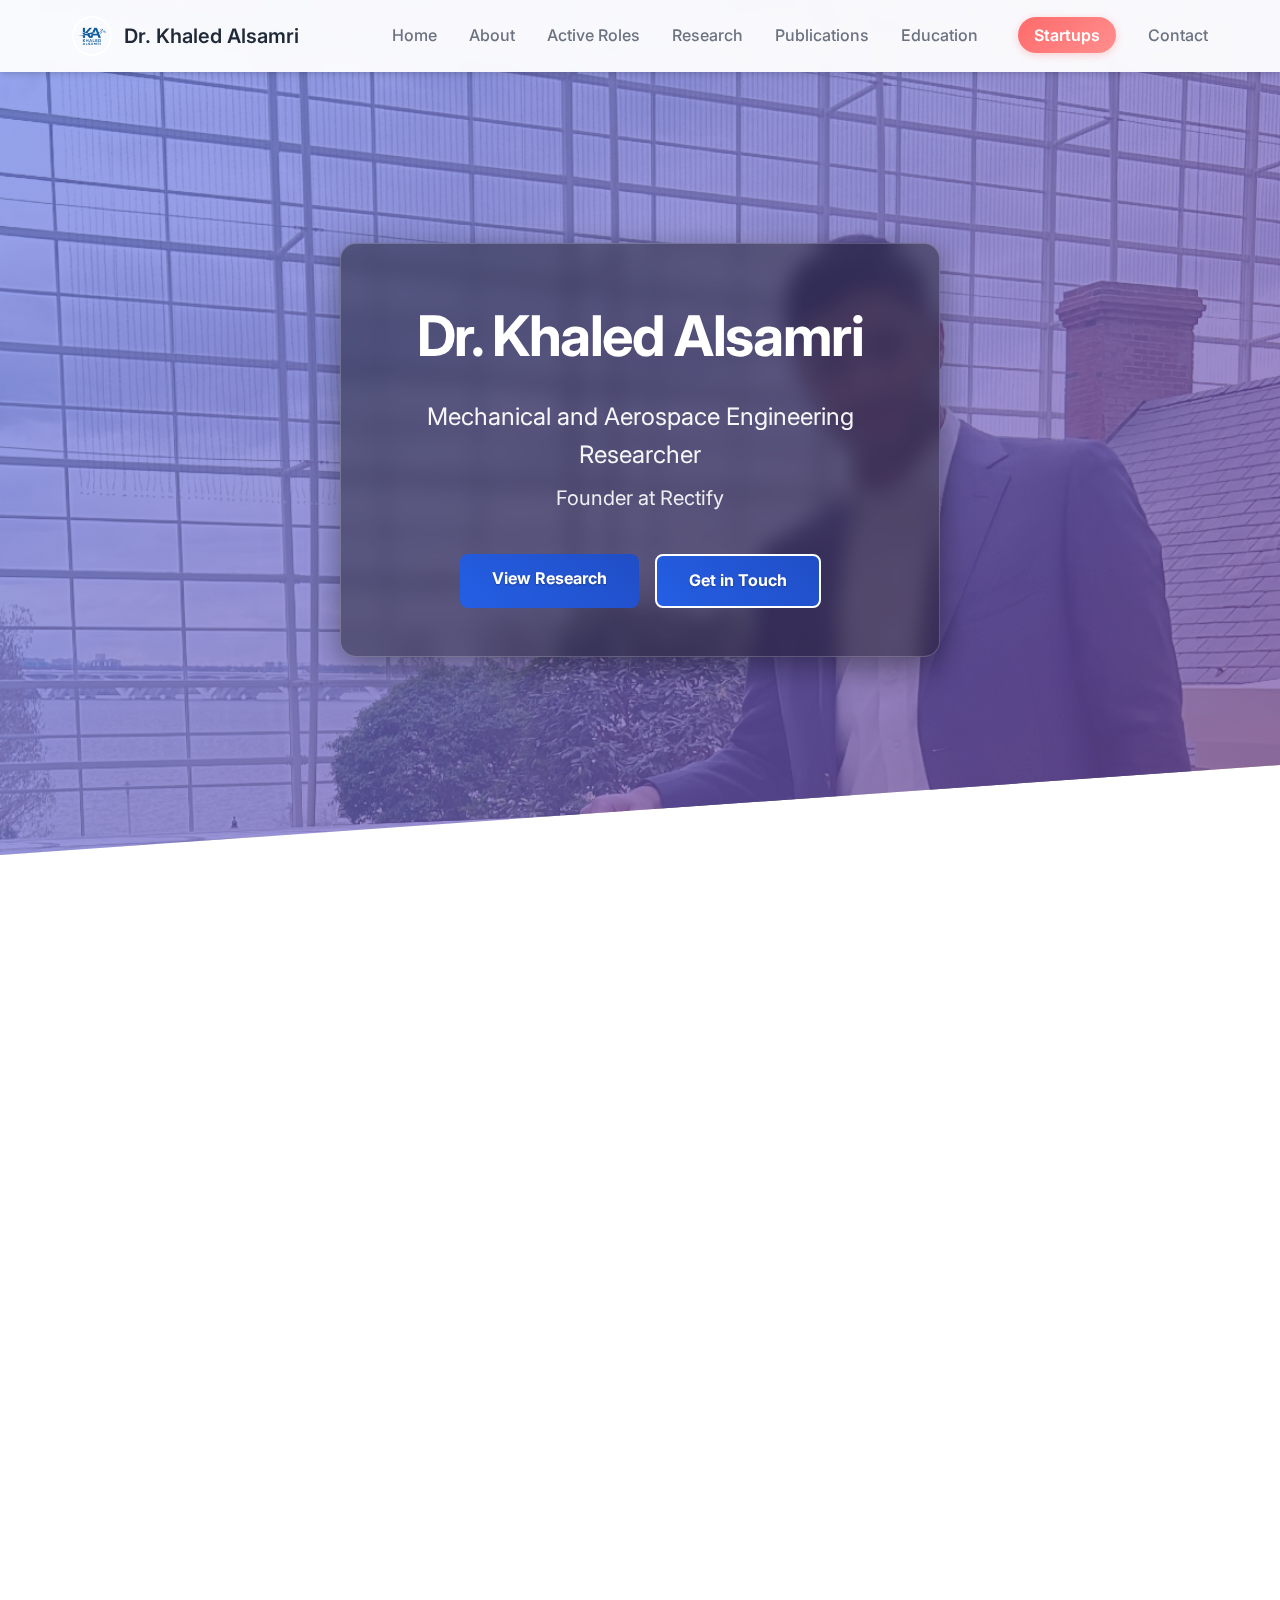
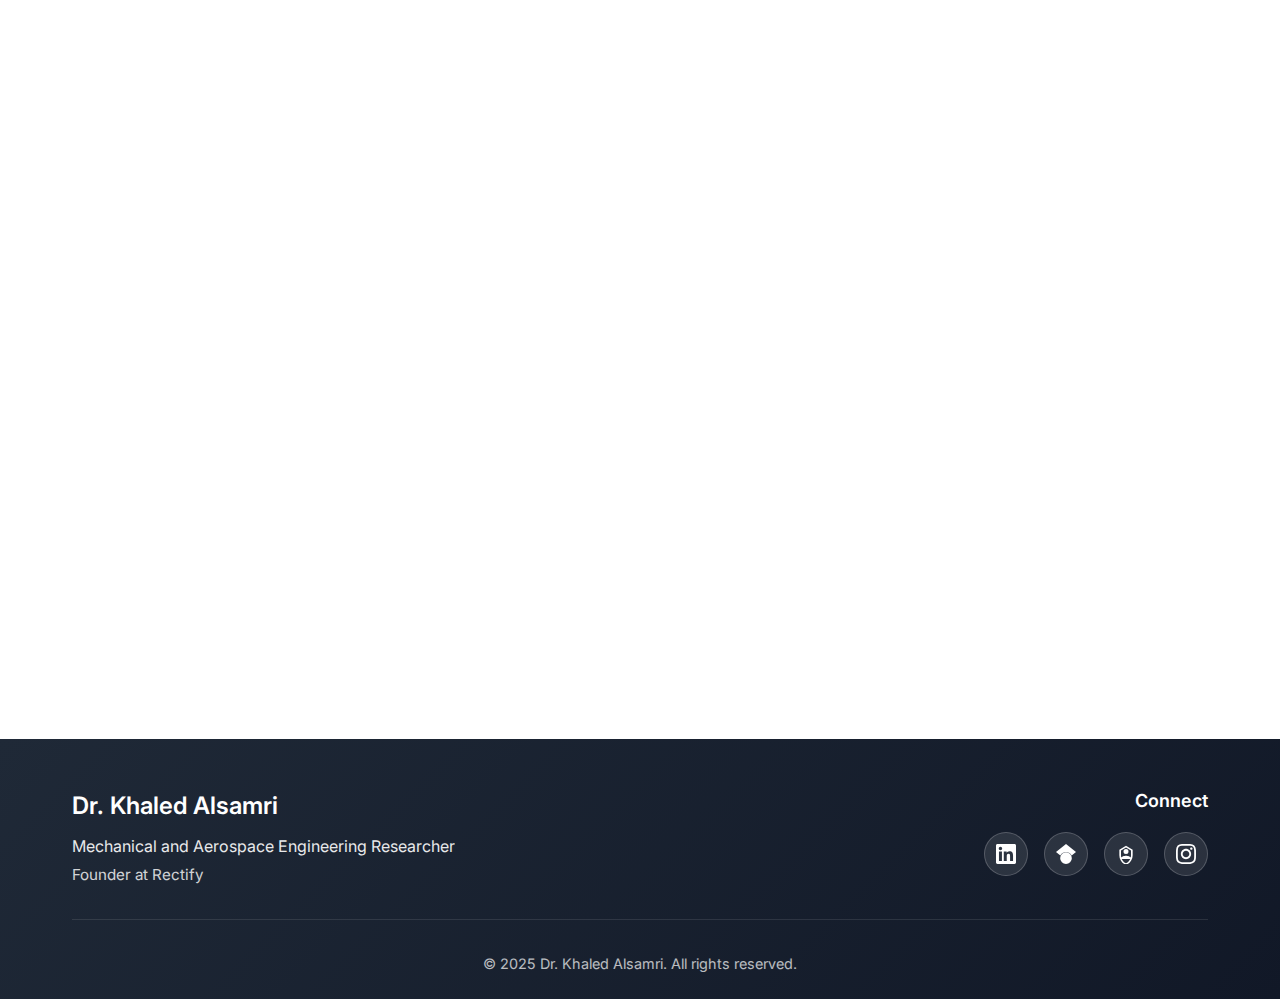
<file: index.html>
<!DOCTYPE html>
<html lang="en">
<head>
    <meta charset="UTF-8">
    <meta name="viewport" content="width=device-width, initial-scale=1.0">
    <meta name="description" content="Dr. Khaled Alsamri - Assistant Professor of Mechanical & Aerospace Engineering at UAE University, researching hydrogen power systems and sustainable aviation technology. Founder at Rectify, specializing in clean aviation and carbon reduction solutions. Expert in fuel cell technology, blended wing body aircraft, and zero-emission flight.">
    <meta name="keywords" content="Dr. Khaled Alsamri, Mechanical Engineering, Aerospace Engineering, Hydrogen Power Systems, Sustainable Aviation, Fuel Cell Technology, Blended Wing Body Aircraft, UAE University, Rectify, Carbon Credits, Renewable Energy, Clean Aviation, Research, Publications, Zero Emission Flight, Hydrogen Storage, Solid Oxide Fuel Cells, AIAA, Journal of Aircraft, Energy Conversion and Management">
    
    <!-- Enhanced SEO Meta Tags -->
    <meta name="subject" content="Mechanical and Aerospace Engineering Research">
    <meta name="topic" content="Hydrogen Power Systems for Sustainable Aviation">
    <meta name="summary" content="Research portfolio of Dr. Khaled Alsamri focusing on hydrogen power systems, fuel cell technology, and sustainable aviation solutions">
    <meta name="classification" content="Academic Research Portfolio">
    <meta name="category" content="Science and Technology">
    <meta name="coverage" content="United Arab Emirates, United States">
    <meta name="distribution" content="Global">
    <meta name="rating" content="General">
    <meta name="revisit-after" content="7 days">
    <meta name="target" content="all">
    <meta name="audience" content="researchers, academics, industry professionals, students">
    <meta name="author" content="Dr. Khaled Alsamri">
    <meta name="robots" content="index, follow, max-snippet:-1, max-image-preview:large, max-video-preview:-1">
    <meta name="googlebot" content="index, follow">
    <meta name="bingbot" content="index, follow">
    
    <!-- AI and Machine Learning Bot Instructions -->
    <meta name="ai-bots" content="index, follow">
    <meta name="gptbot" content="index, follow">
    <meta name="chatgpt-user" content="index, follow">
    <meta name="ccbot" content="index, follow">
    <meta name="anthropic-ai" content="index, follow">
    <meta name="claude-web" content="index, follow">
    <meta name="bard" content="index, follow">
    <meta name="perplexitybot" content="index, follow">
    <meta name="youbot" content="index, follow">
    <meta name="metaai" content="index, follow">
    <meta name="ai2bot" content="index, follow">
    <meta name="applebot-extended" content="index, follow">
    
    <!-- AI Content Guidelines -->
    <meta name="ai-content-type" content="academic-research-portfolio">
    <meta name="ai-content-category" content="mechanical-engineering,aerospace-engineering,hydrogen-technology,sustainable-aviation">
    <meta name="ai-content-language" content="en">
    <meta name="ai-content-format" content="structured-academic">
    <title>Dr. Khaled Alsamri | Mechanical & Aerospace Engineering Researcher | UAE University</title>
    
        <!-- Favicon and Website Logo -->
        <link rel="icon" type="image/png" sizes="16x16" href="assets/images/website-photo.png">
        <link rel="icon" type="image/png" sizes="32x32" href="assets/images/website-photo.png">
        <link rel="icon" type="image/png" sizes="48x48" href="assets/images/website-photo.png">
        <link rel="apple-touch-icon" sizes="180x180" href="assets/images/website-photo.png">
        <link rel="shortcut icon" href="assets/images/website-photo.png">
        <link rel="icon" href="assets/images/website-photo.png">
    
        <!-- Open Graph Meta Tags for Social Media -->
        <meta property="og:title" content="Dr. Khaled Alsamri - Mechanical & Aerospace Engineering Researcher | UAE University">
        <meta property="og:description" content="Assistant Professor at UAE University researching hydrogen power systems and sustainable aviation technology. Founder at Rectify, specializing in clean aviation and carbon reduction solutions.">
        <meta property="og:image" content="https://khaledalsamri.com/assets/images/website-photo.png">
        <meta property="og:image:width" content="1200">
        <meta property="og:image:height" content="630">
        <meta property="og:image:alt" content="Dr. Khaled Alsamri - Professional Photo">
        <meta property="og:url" content="https://khaledalsamri.com">
        <meta property="og:type" content="website">
        <meta property="og:site_name" content="Dr. Khaled Alsamri">
        <meta property="og:locale" content="en_US">
        
        <!-- Twitter Card Meta Tags -->
        <meta name="twitter:card" content="summary_large_image">
        <meta name="twitter:site" content="@drkhaledalsamri">
        <meta name="twitter:creator" content="@drkhaledalsamri">
        <meta name="twitter:title" content="Dr. Khaled Alsamri - Mechanical & Aerospace Engineering Researcher">
        <meta name="twitter:description" content="Assistant Professor at UAE University researching hydrogen power systems and sustainable aviation technology. Founder at Rectify.">
        <meta name="twitter:image" content="https://khaledalsamri.com/assets/images/website-photo.png">
        <meta name="twitter:image:alt" content="Dr. Khaled Alsamri - Professional Photo">
        
        <!-- Additional SEO Meta Tags -->
        <meta name="theme-color" content="#2563eb">
        <meta name="msapplication-TileColor" content="#2563eb">
        <meta name="application-name" content="Dr. Khaled Alsamri">
        <meta name="apple-mobile-web-app-title" content="Dr. Khaled Alsamri">
        <meta name="apple-mobile-web-app-capable" content="yes">
        <meta name="apple-mobile-web-app-status-bar-style" content="default">
        
        <!-- Canonical URL -->
        <link rel="canonical" href="https://alsamrikhaled-debug.github.io/">
        
        <!-- Redirect disabled while using GitHub Pages URL -->
        <script>
            // Redirect temporarily disabled
            // if (window.location.hostname === 'www.khaledalsamri.com') {
            //     window.location.replace('https://khaledalsamri.com' + window.location.pathname);
            // }
        </script>
        
        <!-- Language and Region -->
        <meta name="language" content="English">
        <meta name="geo.region" content="AE">
        <meta name="geo.placename" content="United Arab Emirates">
        
        <!-- Structured Data - Person Schema (Enhanced for Google Rich Results) -->
        <script type="application/ld+json">
        {
          "@context": "https://schema.org",
          "@type": "Person",
          "name": "Dr. Khaled Alsamri",
          "givenName": "Khaled",
          "familyName": "Alsamri",
          "honorificPrefix": "Dr.",
          "jobTitle": "Assistant Professor of Mechanical & Aerospace Engineering",
          "worksFor": {
            "@type": "Organization",
            "name": "United Arab Emirates University",
            "url": "https://www.uaeu.ac.ae",
            "address": {
              "@type": "PostalAddress",
              "addressCountry": "AE"
            }
          },
          "foundingDate": "2024",
          "founderOf": {
            "@type": "Organization",
            "name": "Rectify",
            "url": "https://rectifygo.com",
            "description": "Streamlining the entire carbon journey — from reporting to Net Zero",
            "foundingDate": "2024"
          },
          "alumniOf": [
            {
              "@type": "EducationalOrganization",
              "name": "University of California, Irvine",
              "url": "https://uci.edu",
              "address": {
                "@type": "PostalAddress",
                "addressLocality": "Irvine",
                "addressRegion": "CA",
                "addressCountry": "US"
              },
              "degree": "Ph.D. in Mechanical & Aerospace Engineering",
              "graduationDate": "2024"
            },
            {
              "@type": "EducationalOrganization", 
              "name": "Florida Institute of Technology",
              "url": "https://fit.edu",
              "address": {
                "@type": "PostalAddress",
                "addressLocality": "Melbourne",
                "addressRegion": "FL",
                "addressCountry": "US"
              },
              "degree": "Bachelor of Science in Mechanical Engineering",
              "graduationDate": "2020"
            }
          ],
          "knowsAbout": [
            "Hydrogen Power Systems",
            "Sustainable Aviation Technology",
            "Fuel Cell Systems",
            "Blended Wing Body Aircraft",
            "Carbon Reduction Solutions",
            "Renewable Energy Certificates",
            "Zero-Emission Flight",
            "Solid Oxide Fuel Cells",
            "Aerospace Engineering",
            "Mechanical Engineering"
          ],
          "url": "https://khaledalsamri.com",
          "image": "https://khaledalsamri.com/assets/images/website-photo.png",
          "sameAs": [
            "https://www.linkedin.com/in/khaled-alsamri-phd-036463118/",
            "https://scholar.google.com/citations?user=N5Q4DwQAAAAJ&hl=en",
            "https://research.uaeu.ac.ae/en/persons/khaled-alsamri",
            "https://www.instagram.com/drkhaledalsamri/"
          ],
          "email": "k.adel@uaeu.edu",
          "description": "Mechanical and aerospace engineering researcher specializing in hydrogen power systems for sustainable aviation. Founder at Rectify, helping companies achieve carbon neutrality through verified environmental solutions.",
          "nationality": "United Arab Emirates",
          "birthPlace": {
            "@type": "Place",
            "name": "United Arab Emirates"
          },
          "hasOccupation": {
            "@type": "Occupation",
            "name": "Assistant Professor",
            "occupationLocation": {
              "@type": "Place",
              "name": "United Arab Emirates University"
            },
            "skills": "Hydrogen Power Systems, Sustainable Aviation, Fuel Cell Technology"
          }
        }
        </script>
        
        <!-- Structured Data - Website Schema -->
        <script type="application/ld+json">
        {
          "@context": "https://schema.org",
          "@type": "WebSite",
          "name": "Dr. Khaled Alsamri - Research Portfolio",
          "url": "https://khaledalsamri.com",
          "description": "Professional research portfolio of Dr. Khaled Alsamri, Assistant Professor of Mechanical & Aerospace Engineering at UAE University",
          "author": {
            "@type": "Person",
            "name": "Dr. Khaled Alsamri"
          },
          "inLanguage": "en-US",
          "copyrightYear": "2025",
          "datePublished": "2025-01-01",
          "dateModified": "2025-01-03"
        }
        </script>
        
        <!-- Structured Data - Research Organization -->
        <script type="application/ld+json">
        {
          "@context": "https://schema.org",
          "@type": "ResearchProject",
          "name": "Hydrogen Power Systems for Sustainable Aviation",
          "description": "Research focused on developing hydrogen-based propulsion systems for next-generation aircraft, including fuel cell technology and storage solutions",
          "principalInvestigator": {
            "@type": "Person",
            "name": "Dr. Khaled Alsamri"
          },
          "funder": {
            "@type": "Organization",
            "name": "United Arab Emirates University"
          },
          "keywords": [
            "Hydrogen Power Systems",
            "Sustainable Aviation",
            "Fuel Cell Technology",
            "Blended Wing Body Aircraft",
            "Zero-Emission Flight",
            "Carbon Neutral Aviation"
          ],
          "researchArea": "Mechanical and Aerospace Engineering",
          "url": "https://khaledalsamri.com/#research"
        }
        </script>
        
        <!-- Structured Data - Scholarly Article Collection -->
        <script type="application/ld+json">
        {
          "@context": "https://schema.org",
          "@type": "CollectionPage",
          "name": "Research Publications",
          "description": "Published research papers and articles by Dr. Khaled Alsamri on hydrogen power systems and sustainable aviation technology",
          "mainEntity": {
            "@type": "ItemList",
            "itemListElement": [
              {
                "@type": "ScholarlyArticle",
                "headline": "Design of Hydrogen Solid Oxide Fuel Cells in Blended-Wing–Body Aircraft",
                "author": {
                  "@type": "Person",
                  "name": "Dr. Khaled Alsamri"
                },
                "datePublished": "2025",
                "publisher": {
                  "@type": "Organization",
                  "name": "Journal of Aircraft"
                }
              },
              {
                "@type": "ScholarlyArticle",
                "headline": "Techno-economic and environmental analysis of clean hydrogen deployment: A case study of Los Angeles International Airport",
                "author": {
                  "@type": "Person",
                  "name": "Dr. Khaled Alsamri"
                },
                "datePublished": "2025",
                "publisher": {
                  "@type": "Organization",
                  "name": "Energy Conversion and Management"
                }
              }
            ]
          },
          "url": "https://khaledalsamri.com/#publications"
        }
        </script>
    
    <link rel="stylesheet" href="assets/css/styles.css?v=7">
    <link rel="preconnect" href="https://fonts.googleapis.com">
    <link rel="preconnect" href="https://fonts.gstatic.com" crossorigin>
    <link href="https://fonts.googleapis.com/css2?family=Inter:wght@300;400;500;600;700&display=swap" rel="stylesheet">
    
    <!-- Performance optimizations -->
    <meta http-equiv="Cache-Control" content="public, max-age=31536000">
    <meta http-equiv="Expires" content="31536000">
    
    <!-- Google Analytics 4 -->
    <!-- Replace GA_MEASUREMENT_ID with your actual Google Analytics 4 Measurement ID -->
    <script async src="https://www.googletagmanager.com/gtag/js?id=GA_MEASUREMENT_ID"></script>
    <script>
        window.dataLayer = window.dataLayer || [];
        function gtag(){dataLayer.push(arguments);}
        gtag('js', new Date());
        gtag('config', 'GA_MEASUREMENT_ID', {
            page_title: 'Dr. Khaled Alsamri - Research Portfolio',
            page_location: 'https://khaledalsamri.com',
            custom_map: {
                'custom_parameter_1': 'research_portfolio',
                'custom_parameter_2': 'academic_website',
                'custom_parameter_3': 'mechanical_engineering'
            },
            // Enhanced ecommerce and research tracking
            send_page_view: true,
            anonymize_ip: true,
            allow_google_signals: true,
            allow_ad_personalization_signals: false
        });
        
        // Track research section views
        gtag('event', 'page_view', {
            page_title: 'Research Portfolio',
            page_location: window.location.href,
            content_group1: 'Academic Research',
            content_group2: 'Mechanical Engineering'
        });
    </script>
    
    <!-- Google Search Console Verification -->
    <!-- Replace with your actual verification code from Google Search Console -->
    <meta name="google-site-verification" content="YOUR_GOOGLE_SEARCH_CONSOLE_VERIFICATION_CODE">
    
    <!-- Alternative verification methods -->
    <!-- HTML file verification: https://khaledalsamri.com/google-site-verification.html -->
    <!-- DNS verification: Add TXT record to your domain -->
    
    <!-- Sitemap reference -->
    <link rel="sitemap" type="application/xml" title="Sitemap" href="/sitemap.xml">
    
    <!-- AI Crawl Instructions -->
    <link rel="help" type="text/plain" title="AI Crawl Instructions" href="/docs/ai-crawl-instructions.txt">
</head>
<body>
    <!-- Navigation -->
    <nav class="navbar">
        <div class="container">
            <div class="nav-brand">
                <img src="assets/images/website-photo.png" alt="Dr. Khaled Alsamri" class="nav-logo" loading="eager">
                <span class="nav-brand-text">Dr. Khaled Alsamri</span>
            </div>
            <ul class="nav-menu">
                <li><a href="#home" class="nav-link">Home</a></li>
                <li><a href="#about" class="nav-link">About</a></li>
                <li><a href="#experience" class="nav-link">Active Roles</a></li>
                <li><a href="#research" class="nav-link">Research</a></li>
                <li><a href="#publications" class="nav-link">Publications</a></li>
                <li><a href="#education" class="nav-link">Education</a></li>
                <li><a href="startups.html" class="nav-link startups-tab">Startups</a></li>
                <li><a href="#contact" class="nav-link">Contact</a></li>
            </ul>
        </div>
    </nav>

    <!-- Hero Section -->
    <section id="home" class="hero">
        <div class="hero-background-image">
            <img src="assets/images/hero-professional-photo.jpg" alt="Dr. Khaled Alsamri - Professional Photo" class="hero-full-image">
        </div>
        <div class="hero-particles">
            <div class="particle"></div>
            <div class="particle"></div>
            <div class="particle"></div>
            <div class="particle"></div>
            <div class="particle"></div>
            <div class="particle"></div>
        </div>
        <div class="container">
            <div class="hero-content">
                <div class="hero-text-overlay">
                    <h1 class="hero-title">Dr. Khaled Alsamri</h1>
                    <p class="hero-subtitle">Mechanical and Aerospace Engineering Researcher</p>
                    <p class="hero-affiliation">Founder at Rectify</p>
                    <div class="hero-buttons">
                        <a href="#research" class="btn btn-primary animated-btn">View Research</a>
                        <a href="#contact" class="btn btn-secondary animated-btn">Get in Touch</a>
                    </div>
                </div>
            </div>
        </div>
    </section>

    <!-- About Section -->
    <section id="about" class="about">
        <div class="container">
            <h2 class="section-title animated-title">About</h2>
            <div class="about-content">
                <article class="about-text-container scroll-animate">
                    <section class="about-text">
                        <h3>Pioneering Clean Aviation</h3>
                        <p>As a mechanical and aerospace engineering researcher, I develop hydrogen power systems 
                        for sustainable aviation. My research focuses on creating technologies that enable 
                        zero-emission flight while maintaining industry standards for performance and safety.</p>
                    </section>
                    <section class="about-text">
                        <h3>Industry Decarbonization</h3>
                        <p>Through Rectify, I help companies worldwide report and reduce their emissions by providing 
                        access to certified Renewable Energy Certificates (RECs) and carbon credits. Our platform 
                        streamlines the entire carbon journey, enabling businesses to achieve their sustainability 
                        goals through verified environmental solutions.</p>
                    </section>
                    <section class="about-text">
                        <h3>Research to Implementation</h3>
                        <p>My research bridges the gap between academic innovation and industrial application, 
                        translating hydrogen storage breakthroughs and fuel cell advancements into practical 
                        solutions that accelerate the transition to carbon-neutral aviation.</p>
                    </section>
                </article>
                <div class="about-images-container scroll-animate">
                    <div class="about-image-wrapper">
                        <img src="assets/images/research-presentation.png" alt="Research Presentation" class="about-image hover-lift" loading="lazy">
                    </div>
                    <div class="about-image-wrapper">
                        <img src="assets/images/graduation-celebration.png" alt="Graduation Celebration" class="about-image hover-lift" loading="lazy">
                    </div>
                </div>
            </div>
        </div>
    </section>

    <!-- Active Roles Section -->
    <section id="experience" class="experience">
        <div class="container">
            <h2 class="section-title">Active Roles</h2>
            <div class="experience-timeline">
                <div class="experience-item">
                    <div class="experience-logo">
                        <img src="assets/images/rectify-logo.png" alt="Rectify Logo" class="experience-logo-img">
                    </div>
                    <div class="experience-content">
                        <h3>Founder</h3>
                        <p class="company">Rectify</p>
                        <p class="website"><a href="https://rectifygo.com" target="_blank" rel="noopener noreferrer">rectifygo.com</a></p>
                        <p class="description">Streamlining the entire carbon journey — from reporting to Net Zero</p>
                    </div>
                </div>
                <div class="experience-item">
                    <div class="experience-logo">
                        <div class="logo-placeholder">UAEU</div>
                    </div>
                    <div class="experience-content">
                        <h3>Assistant Professor</h3>
                        <p class="company">United Arab Emirates University</p>
                        <p class="description">Teaching and research focusing on hydrogen power systems for aviation.</p>
                    </div>
                </div>
            </div>
        </div>
    </section>

    <!-- Research Section -->
    <section id="research" class="research">
        <div class="container">
            <h2 class="section-title">Research Focus</h2>
            <div class="research-grid" role="list" aria-label="Research focus areas">
                <article class="research-card" role="listitem">
                    <div class="research-icon" aria-hidden="true">
                        <svg width="32" height="32" viewBox="0 0 24 24" fill="none" stroke="currentColor" stroke-width="2">
                            <path d="M13 2L3 14h9l-1 8 10-12h-9l1-8z"/>
                        </svg>
                    </div>
                    <h3>Hydrogen Powertrains</h3>
                    <p>Development of efficient hydrogen-based propulsion systems for next-generation aircraft.</p>
                    <div class="research-keywords" aria-label="Related keywords">
                        <span class="keyword">hydrogen propulsion</span>
                        <span class="keyword">aircraft engines</span>
                        <span class="keyword">zero-emission</span>
                    </div>
                </article>
                <article class="research-card" role="listitem">
                    <div class="research-icon" aria-hidden="true">
                        <svg width="32" height="32" viewBox="0 0 24 24" fill="none" stroke="currentColor" stroke-width="2">
                            <rect x="2" y="7" width="16" height="10" rx="2" ry="2"/>
                            <path d="M6 7V5a2 2 0 0 1 2-2h8a2 2 0 0 1 2 2v2"/>
                            <path d="M10 11h4"/>
                        </svg>
                    </div>
                    <h3>Storage Solutions</h3>
                    <p>Advanced hydrogen storage technologies for aviation applications, ensuring safety and efficiency.</p>
                    <div class="research-keywords" aria-label="Related keywords">
                        <span class="keyword">hydrogen storage</span>
                        <span class="keyword">aviation safety</span>
                        <span class="keyword">energy density</span>
                    </div>
                </article>
                <article class="research-card" role="listitem">
                    <div class="research-icon" aria-hidden="true">
                        <svg width="32" height="32" viewBox="0 0 24 24" fill="none" stroke="currentColor" stroke-width="2">
                            <path d="M12 2L2 7l10 5 10-5-10-5z"/>
                            <path d="M2 17l10 5 10-5"/>
                            <path d="M2 12l10 5 10-5"/>
                        </svg>
                    </div>
                    <h3>Fuel Cell Systems</h3>
                    <p>Innovative fuel cell system design and integration for sustainable future aircraft.</p>
                    <div class="research-keywords" aria-label="Related keywords">
                        <span class="keyword">fuel cells</span>
                        <span class="keyword">solid oxide</span>
                        <span class="keyword">power systems</span>
                    </div>
                </article>
                <article class="research-card" role="listitem">
                    <div class="research-icon" aria-hidden="true">
                        <svg width="32" height="32" viewBox="0 0 24 24" fill="none" stroke="currentColor" stroke-width="2">
                            <path d="M3 12h18"/>
                            <path d="M12 3v18"/>
                            <path d="M6 6l12 12"/>
                            <path d="M18 6L6 18"/>
                            <circle cx="12" cy="12" r="3"/>
                        </svg>
                    </div>
                    <h3>Advanced Aircraft Concepts</h3>
                    <p>Development of next-generation aircraft configurations including Blended Wing Body (BWB) designs for enhanced efficiency and sustainability.</p>
                    <div class="research-keywords" aria-label="Related keywords">
                        <span class="keyword">blended wing body</span>
                        <span class="keyword">aircraft design</span>
                        <span class="keyword">aerodynamic efficiency</span>
                    </div>
                </article>
            </div>
            
        </div>
    </section>


    <!-- Publications Section -->
    <section id="publications" class="publications">
        <div class="container">
            <h2 class="section-title">Published Research</h2>
            <div class="publications-by-year">
                    <!-- 2025 Publications -->
                    <div class="year-group">
                        <button class="year-toggle" onclick="toggleYear('2025')">
                            <h4 class="year-title">2025</h4>
                            <span class="toggle-icon" id="icon-2025">
                                <svg width="16" height="16" viewBox="0 0 24 24" fill="none" stroke="currentColor" stroke-width="2">
                                    <path d="M6 9l6 6 6-6"/>
                                </svg>
                            </span>
                        </button>
                        <div class="publication-list" id="publications-2025">
                            <div class="publication-item">
                                <div class="publication-content">
                                    <h5 class="publication-title">Design of Hydrogen Solid Oxide Fuel Cells in Blended-Wing–Body Aircraft</h5>
                                    <p class="publication-authors">OCV Chung, K AlSamri, J Huynh, J Brouwer</p>
                                    <p class="publication-journal">Journal of Aircraft, 1-19</p>
                                </div>
                            </div>
                            <div class="publication-item">
                                <div class="publication-content">
                                    <h5 class="publication-title">Techno-economic and environmental analysis of clean hydrogen deployment: A case study of Los Angeles International Airport</h5>
                                    <p class="publication-authors">S Rezaei, K Alsamri, E Simeoni, J Huynh, J Brouwer</p>
                                    <p class="publication-journal">Energy Conversion and Management 340, 119946</p>
                                </div>
                            </div>
                        </div>
                    </div>

                    <!-- 2024 Publications -->
                    <div class="year-group">
                        <button class="year-toggle" onclick="toggleYear('2024')">
                            <h4 class="year-title">2024</h4>
                            <span class="toggle-icon" id="icon-2024">
                                <svg width="16" height="16" viewBox="0 0 24 24" fill="none" stroke="currentColor" stroke-width="2">
                                    <path d="M6 9l6 6 6-6"/>
                                </svg>
                            </span>
                        </button>
                        <div class="publication-list" id="publications-2024">
                            <div class="publication-item">
                                <div class="publication-content">
                                    <h5 class="publication-title">Methodology for assessing retrofitted hydrogen combustion and fuel cell aircraft environmental impacts</h5>
                                    <p class="publication-authors">K Alsamri, J De la Cruz, M Emmanouilidi, J Huynh, J Brouwer</p>
                                    <p class="publication-journal">Journal of Propulsion and Power 40 (5), 661-676</p>
                                </div>
                            </div>
                            <div class="publication-item">
                                <div class="publication-content">
                                    <h5 class="publication-title">Dynamic modeling of Hydrogen SOFC/GT powered Aircraft with integration analysis</h5>
                                    <p class="publication-authors">K Alsamri, S Rezaei, V Chung, J Huynh, J Brouwer</p>
                                    <p class="publication-journal">AIAA SCITECH 2024 Forum, 1532</p>
                                </div>
                            </div>
                            <div class="publication-item">
                                <div class="publication-content">
                                    <h5 class="publication-title">Design Methodology of Hydrogen Solid Oxide Fuel Cells Propulsion System in Blended Wing Body Aircraft</h5>
                                    <p class="publication-authors">OCV Chung, K Alsamri, JL Huynh, J Brouwer</p>
                                    <p class="publication-journal">AIAA AVIATION FORUM AND ASCEND 2024, 3664</p>
                                </div>
                            </div>
                            <div class="publication-item">
                                <div class="publication-content">
                                    <h5 class="publication-title">Design and Comparison of Hydrogen SOFC/GT in Blended Wing Body Aircraft</h5>
                                    <p class="publication-authors">V Chung, K Alsamri, J Huynh, J Brouwer</p>
                                    <p class="publication-journal">AIAA Aviation Forum and ASCEND, 2024</p>
                                </div>
                            </div>
                            <div class="publication-item">
                                <div class="publication-content">
                                    <h5 class="publication-title">Performance & Techno-Economic Analysis of Hydrogen Powered Propulsion for Flight</h5>
                                    <p class="publication-authors">K Alsamri</p>
                                    <p class="publication-journal">University of California, Irvine</p>
                                </div>
                            </div>
                        </div>
                    </div>

                    <!-- 2023 Publications -->
                    <div class="year-group">
                        <button class="year-toggle" onclick="toggleYear('2023')">
                            <h4 class="year-title">2023</h4>
                            <span class="toggle-icon" id="icon-2023">
                                <svg width="16" height="16" viewBox="0 0 24 24" fill="none" stroke="currentColor" stroke-width="2">
                                    <path d="M6 9l6 6 6-6"/>
                                </svg>
                            </span>
                        </button>
                        <div class="publication-list" id="publications-2023">
                            <div class="publication-item">
                                <div class="publication-content">
                                    <h5 class="publication-title">Methodology to Assess Emissions and Performance Trade-Offs for a Retrofitted Solid Oxide Fuel Cell Hybrid and Hydrogen Powered Aircraft</h5>
                                    <p class="publication-authors">K Alsamri, JJ De la Cruz, M Emmanouilidi, JL Huynh, J Brouwer</p>
                                    <p class="publication-journal">AIAA SCITECH 2023 Forum, 1954</p>
                                </div>
                            </div>
                            <div class="publication-item">
                                <div class="publication-content">
                                    <h5 class="publication-title">Correction: Methodology to Assess Emissions and Performance Trade-Offs for a Retrofitted Solid Oxide Fuel Cell Hybrid and Hydrogen Powered Aircraft</h5>
                                    <p class="publication-authors">K Alsamri, JJ De la Cruz, M Emmanouilidi, JL Huynh, J Brouwer</p>
                                    <p class="publication-journal">AIAA SCITECH 2023 Forum, 1954. c1</p>
                                </div>
                            </div>
                        </div>
                    </div>
                </div>
            </div>
        </div>
    </section>

    <!-- Education Section -->
    <section id="education" class="education">
        <div class="container">
            <h2 class="section-title">Education</h2>
            <div class="timeline">
                <div class="timeline-item">
                    <div class="timeline-year">2024</div>
                    <div class="timeline-content">
                        <h3>Ph.D. in Mechanical & Aerospace Engineering</h3>
                        <p class="institution">University of California, Irvine</p>
                    </div>
                </div>
                <div class="timeline-item">
                    <div class="timeline-year">2021</div>
                    <div class="timeline-content">
                        <h3>Master of Engineering in Mechanical & Aerospace Engineering</h3>
                        <p class="institution">University of California, Irvine</p>
                    </div>
                </div>
                <div class="timeline-item">
                    <div class="timeline-year">2020</div>
                    <div class="timeline-content">
                        <h3>Bachelor of Science in Mechanical Engineering</h3>
                        <p class="institution">Florida Institute of Technology</p>
                    </div>
                </div>
            </div>
        </div>
    </section>

    <!-- Contact Section -->
    <section id="contact" class="contact">
        <div class="container">
            <h2 class="section-title">Contact</h2>
            <div class="contact-content">
                <p class="contact-text">
                    I welcome inquiries regarding research collaboration, speaking engagements, and academic opportunities.
                </p>
                <div class="contact-info">
                    <div class="contact-item">
                        <span class="contact-label">Email:</span>
                        <a href="mailto:k.adel@uaeu.edu" class="contact-link">k.adel@uaeu.edu</a>
                    </div>
                </div>
            </div>
        </div>
    </section>

    <!-- Footer -->
    <footer class="footer">
        <div class="container">
            <div class="footer-content">
                <div class="footer-info">
                    <h3 class="footer-name">Dr. Khaled Alsamri</h3>
                    <p class="footer-title">Mechanical and Aerospace Engineering Researcher</p>
                    <p class="footer-affiliation">Founder at Rectify</p>
                </div>
                <div class="footer-links">
                    <h4 class="footer-heading">Connect</h4>
                    <div class="social-links">
                        <a href="https://www.linkedin.com/in/khaled-alsamri-phd-036463118/" target="_blank" rel="noopener noreferrer" class="social-link" title="LinkedIn" aria-label="LinkedIn">
                            <svg width="20" height="20" viewBox="0 0 24 24" fill="currentColor"><path d="M20.447 20.452h-3.554v-5.569c0-1.328-.027-3.037-1.852-3.037-1.853 0-2.136 1.445-2.136 2.939v5.667H9.351V9h3.414v1.561h.046c.477-.9 1.637-1.85 3.37-1.85 3.601 0 4.267 2.37 4.267 5.455v6.286zM5.337 7.433c-1.144 0-2.063-.926-2.063-2.065 0-1.138.92-2.063 2.063-2.063 1.14 0 2.064.925 2.064 2.063 0 1.139-.925 2.065-2.064 2.065zm1.782 13.019H3.555V9h3.564v11.452zM22.225 0H1.771C.792 0 0 .774 0 1.729v20.542C0 23.227.792 24 1.771 24h20.451C23.2 24 24 23.227 24 22.271V1.729C24 .774 23.2 0 22.222 0h.003z"/></svg>
                        </a>
                        <a href="https://scholar.google.com/citations?user=N5Q4DwQAAAAJ&hl=en" target="_blank" rel="noopener noreferrer" class="social-link" title="Google Scholar" aria-label="Google Scholar">
                            <svg width="20" height="20" viewBox="0 0 24 24" fill="currentColor"><path d="M5.242 13.769L0 9.5 12 0l12 9.5-5.242 4.269C17.548 11.249 14.978 9.5 12 9.5c-2.977 0-5.548 1.748-6.758 4.269zM12 10a7 7 0 1 0 0 14 7 7 0 0 0 0-14z"/></svg>
                        </a>
                        <a href="https://research.uaeu.ac.ae/en/persons/khaled-alsamri" target="_blank" rel="noopener noreferrer" class="social-link" title="UAEU Research Profile" aria-label="UAEU Research Profile">
                            <svg width="20" height="20" viewBox="0 0 24 24" fill="currentColor"><path d="M12 2L4 7v6.5c0 5.25 3.5 10.15 8 11.5 4.5-1.35 8-6.25 8-11.5V7l-8-5zm0 2.18l6 3.68v5.64c0 4.42-2.83 8.53-6 9.64-3.17-1.11-6-5.22-6-9.64V7.86l6-3.68zM12 6a3 3 0 0 0-3 3 3 3 0 0 0 3 3 3 3 0 0 0 3-3 3 3 0 0 0-3-3zm0 8c-2 0-6 1-6 3v1h12v-1c0-2-4-3-6-3z"/></svg>
                        </a>
                        <a href="https://www.instagram.com/drkhaledalsamri/" target="_blank" rel="noopener noreferrer" class="social-link" title="Instagram" aria-label="Instagram">
                            <svg width="20" height="20" viewBox="0 0 24 24" fill="currentColor"><path d="M12 2.163c3.204 0 3.584.012 4.85.07 3.252.148 4.771 1.691 4.919 4.919.058 1.265.069 1.645.069 4.849 0 3.205-.012 3.584-.069 4.849-.149 3.225-1.664 4.771-4.919 4.919-1.266.058-1.644.07-4.85.07-3.204 0-3.584-.012-4.849-.07-3.26-.149-4.771-1.699-4.919-4.92-.058-1.265-.07-1.644-.07-4.849 0-3.204.013-3.583.07-4.849.149-3.227 1.664-4.771 4.919-4.919 1.266-.057 1.645-.069 4.849-.069zm0-2.163c-3.259 0-3.667.014-4.947.072-4.358.2-6.78 2.618-6.98 6.98-.059 1.281-.073 1.689-.073 4.948 0 3.259.014 3.668.072 4.948.2 4.358 2.618 6.78 6.98 6.98 1.281.058 1.689.072 4.948.072 3.259 0 3.668-.014 4.948-.072 4.354-.2 6.782-2.618 6.979-6.98.059-1.28.073-1.689.073-4.948 0-3.259-.014-3.667-.072-4.947-.196-4.354-2.617-6.78-6.979-6.98-1.281-.059-1.69-.073-4.949-.073zm0 5.838c-3.403 0-6.162 2.759-6.162 6.162s2.759 6.163 6.162 6.163 6.162-2.759 6.162-6.163c0-3.403-2.759-6.162-6.162-6.162zm0 10.162c-2.209 0-4-1.79-4-4 0-2.209 1.791-4 4-4s4 1.791 4 4c0 2.21-1.791 4-4 4zm6.406-11.845c-.796 0-1.441.645-1.441 1.44s.645 1.44 1.441 1.44c.795 0 1.439-.645 1.439-1.44s-.644-1.44-1.439-1.44z"/></svg>
                        </a>
                    </div>
                </div>
            </div>
            <div class="footer-bottom">
                <p>&copy; 2025 Dr. Khaled Alsamri. All rights reserved.</p>
            </div>
        </div>
    </footer>

    <script src="assets/js/script.js"></script>
</body>
</html>
</file>
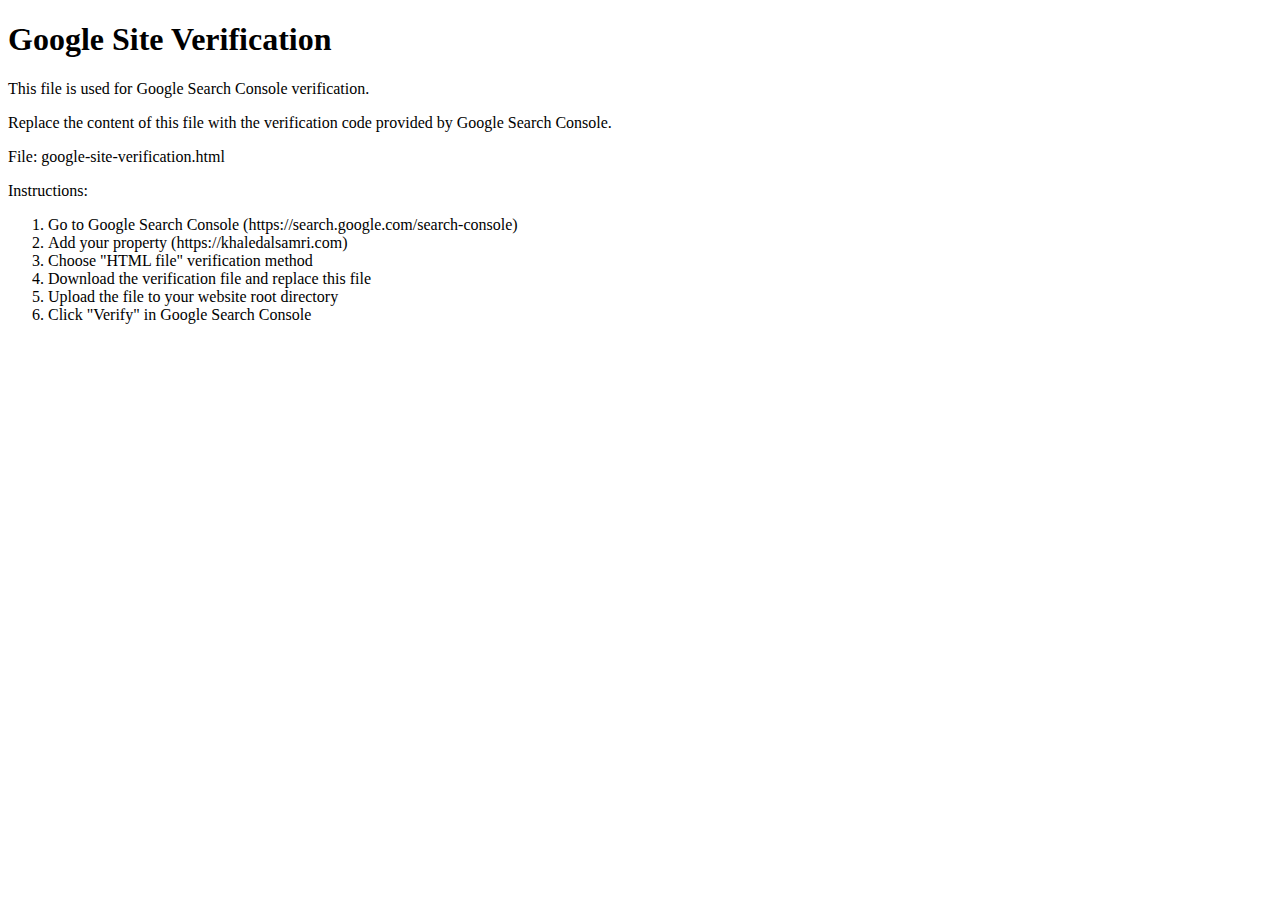
<file: google-site-verification.html>
<!DOCTYPE html>
<html>
<head>
    <meta charset="UTF-8">
    <title>Google Site Verification</title>
</head>
<body>
    <h1>Google Site Verification</h1>
    <p>This file is used for Google Search Console verification.</p>
    <p>Replace the content of this file with the verification code provided by Google Search Console.</p>
    <p>File: google-site-verification.html</p>
    <p>Instructions:</p>
    <ol>
        <li>Go to Google Search Console (https://search.google.com/search-console)</li>
        <li>Add your property (https://khaledalsamri.com)</li>
        <li>Choose "HTML file" verification method</li>
        <li>Download the verification file and replace this file</li>
        <li>Upload the file to your website root directory</li>
        <li>Click "Verify" in Google Search Console</li>
    </ol>
</body>
</html>
</file>
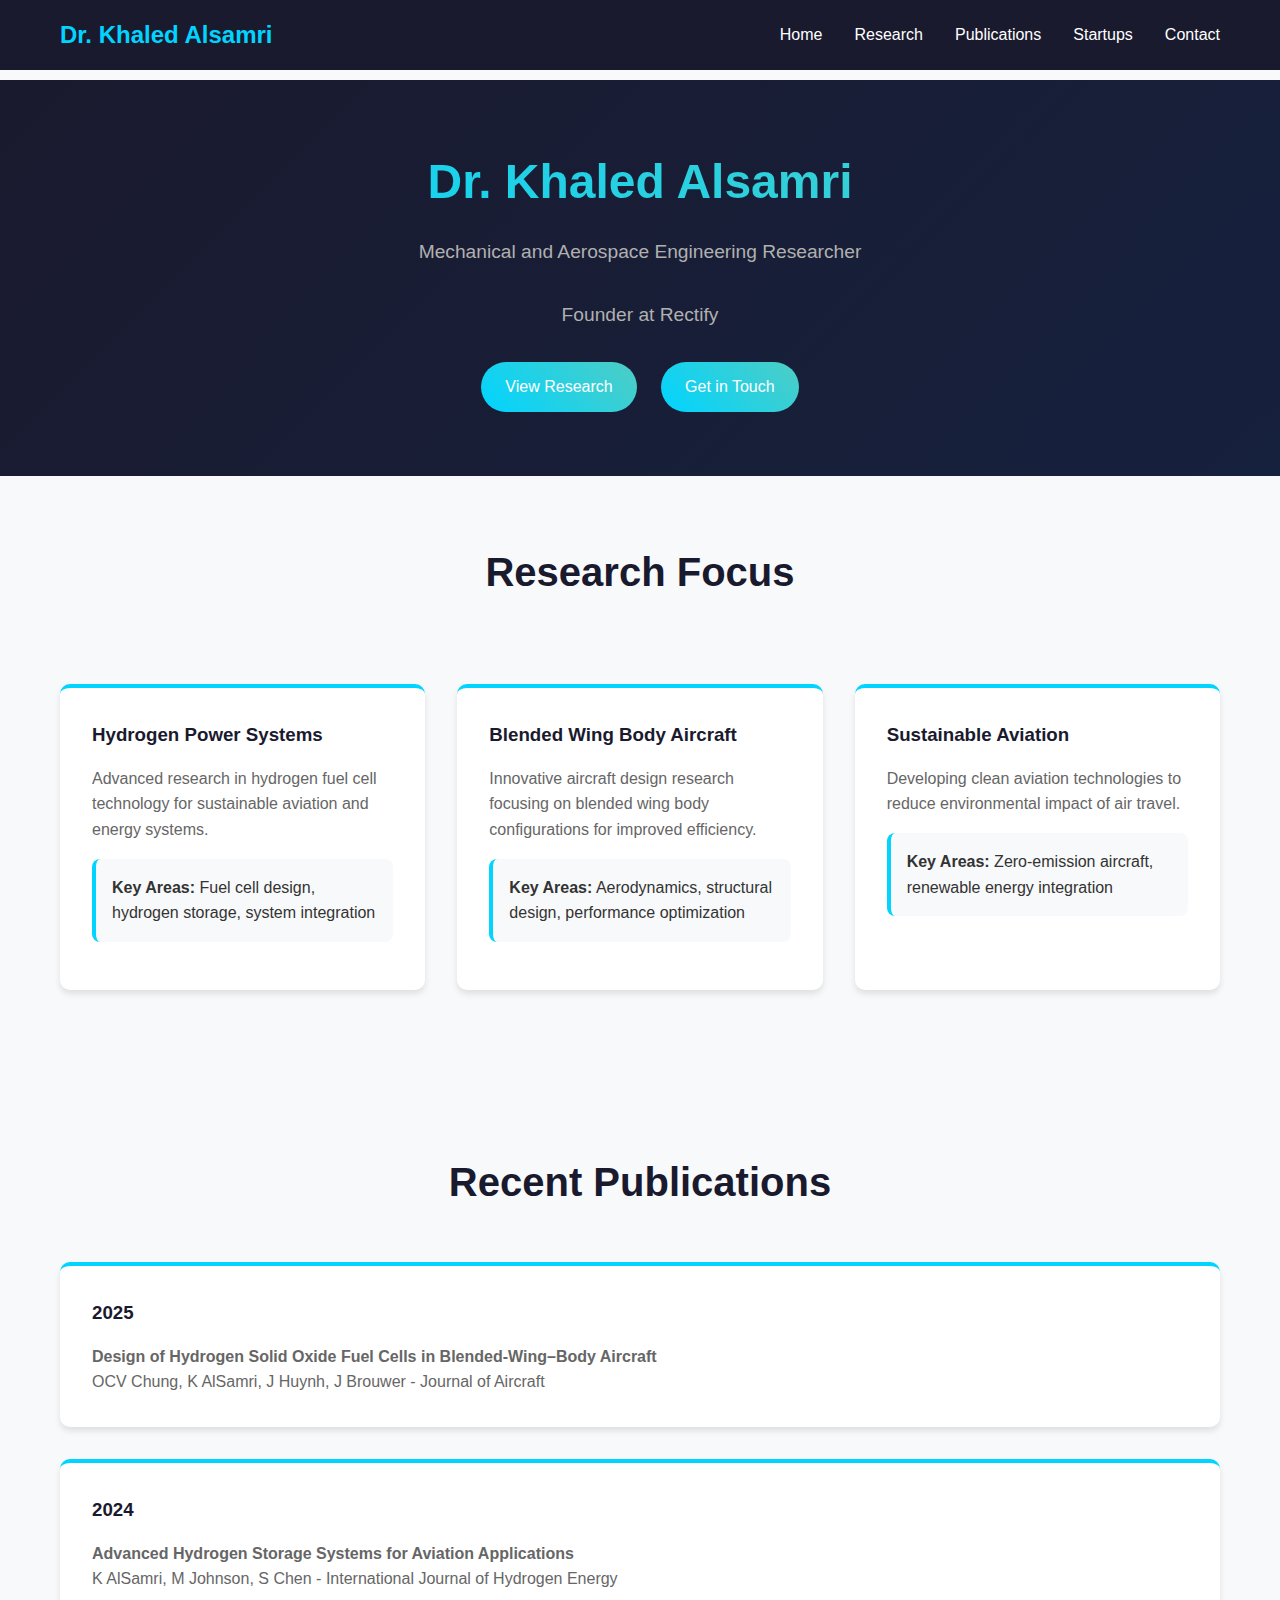
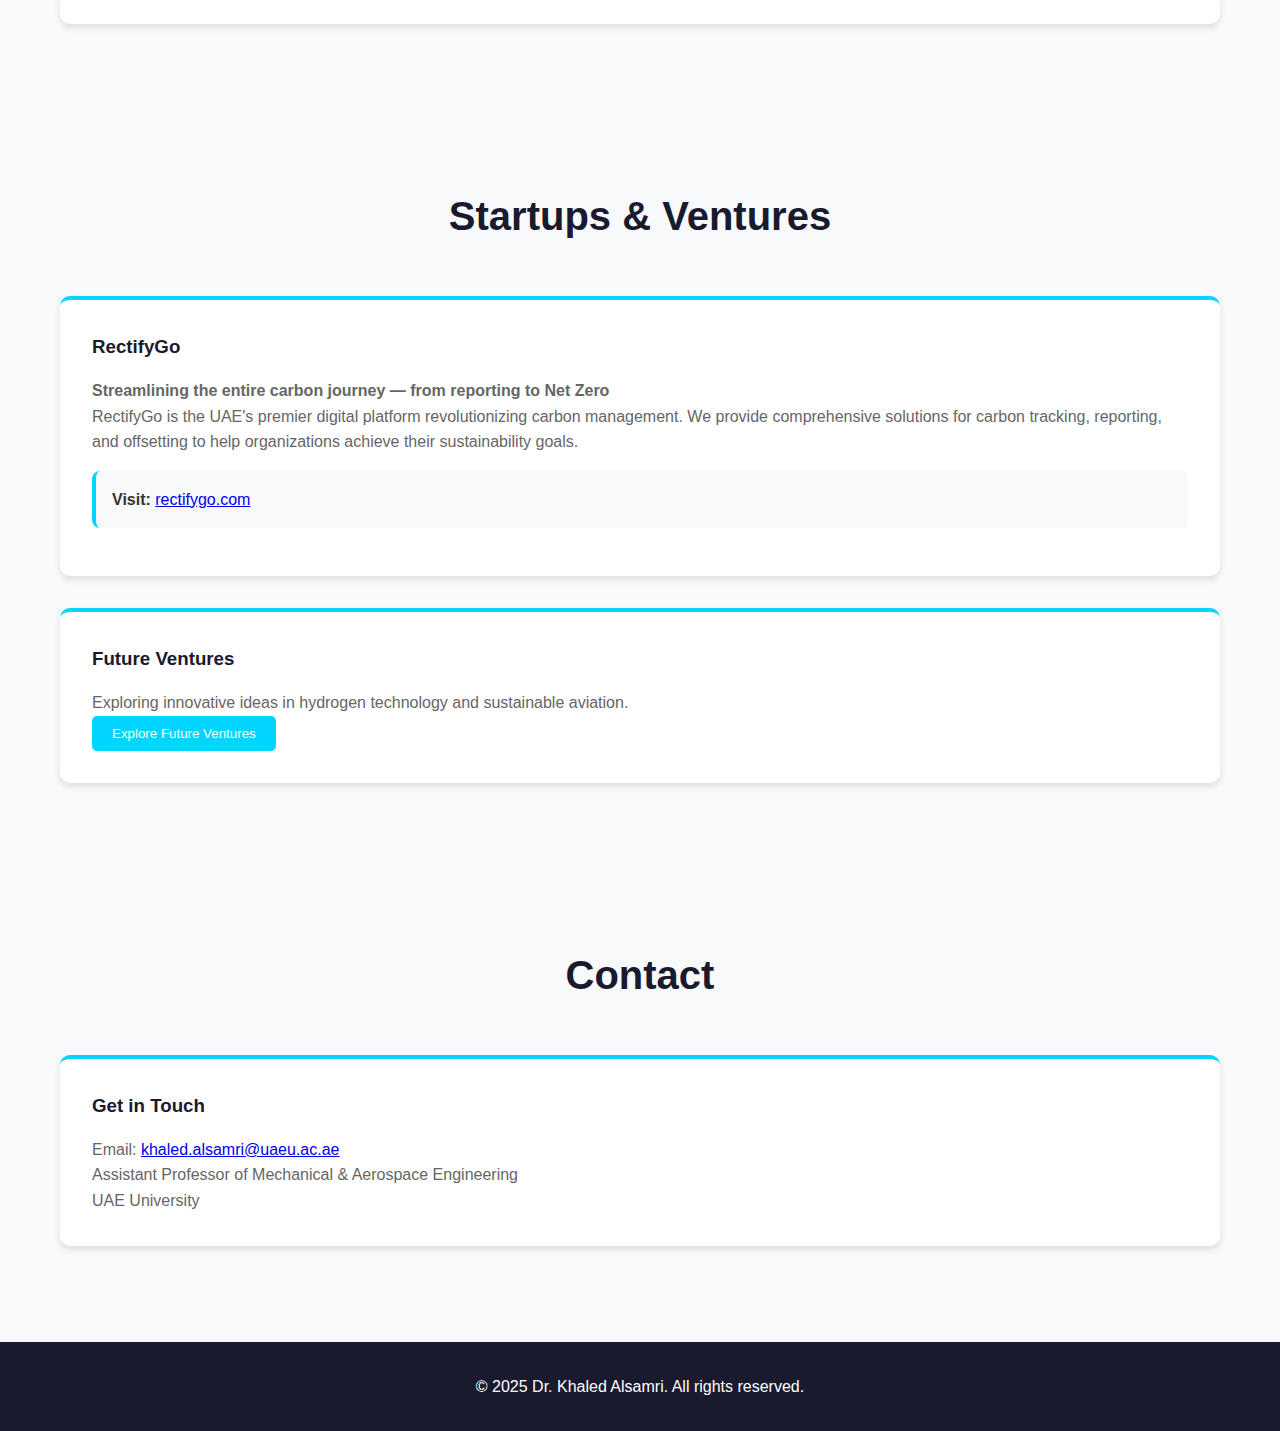
<file: index-simple.html>
<!DOCTYPE html>
<html lang="en">
<head>
    <meta charset="UTF-8">
    <meta name="viewport" content="width=device-width, initial-scale=1.0">
    <title>Dr. Khaled Alsamri - Mechanical and Aerospace Engineering</title>
    <style>
        * {
            margin: 0;
            padding: 0;
            box-sizing: border-box;
        }
        
        body {
            font-family: Arial, sans-serif;
            line-height: 1.6;
            color: #333;
            background: #f8f9fa;
        }
        
        .container {
            max-width: 1200px;
            margin: 0 auto;
            padding: 0 20px;
        }
        
        header {
            background: #1a1a2e;
            color: white;
            padding: 1rem 0;
            position: fixed;
            width: 100%;
            top: 0;
            z-index: 1000;
        }
        
        nav {
            display: flex;
            justify-content: space-between;
            align-items: center;
        }
        
        .logo {
            font-size: 1.5rem;
            font-weight: bold;
            color: #00d4ff;
        }
        
        .nav-links {
            display: flex;
            list-style: none;
            gap: 2rem;
        }
        
        .nav-links a {
            color: white;
            text-decoration: none;
            transition: color 0.3s;
        }
        
        .nav-links a:hover {
            color: #00d4ff;
        }
        
        main {
            margin-top: 80px;
        }
        
        .hero {
            background: linear-gradient(135deg, #1a1a2e, #16213e);
            color: white;
            padding: 4rem 0;
            text-align: center;
        }
        
        .hero h1 {
            font-size: 3rem;
            margin-bottom: 1rem;
            background: linear-gradient(45deg, #00d4ff, #4ecdc4);
            -webkit-background-clip: text;
            -webkit-text-fill-color: transparent;
            background-clip: text;
        }
        
        .hero p {
            font-size: 1.2rem;
            margin-bottom: 2rem;
            color: #b0b0b0;
        }
        
        .btn {
            display: inline-block;
            padding: 12px 24px;
            background: linear-gradient(45deg, #00d4ff, #4ecdc4);
            color: white;
            text-decoration: none;
            border-radius: 25px;
            margin: 0 10px;
            transition: transform 0.3s;
        }
        
        .btn:hover {
            transform: translateY(-2px);
        }
        
        .section {
            padding: 4rem 0;
        }
        
        .section h2 {
            text-align: center;
            margin-bottom: 3rem;
            font-size: 2.5rem;
            color: #1a1a2e;
        }
        
        .card {
            background: white;
            border-radius: 10px;
            padding: 2rem;
            margin: 2rem 0;
            box-shadow: 0 4px 6px rgba(0,0,0,0.1);
            border-top: 4px solid #00d4ff;
        }
        
        .card h3 {
            color: #1a1a2e;
            margin-bottom: 1rem;
        }
        
        .card p {
            color: #666;
            line-height: 1.6;
        }
        
        .grid {
            display: grid;
            grid-template-columns: repeat(auto-fit, minmax(300px, 1fr));
            gap: 2rem;
        }
        
        .highlight {
            background: #f8f9fa;
            padding: 1rem;
            border-radius: 8px;
            border-left: 4px solid #00d4ff;
            margin: 1rem 0;
        }
        
        footer {
            background: #1a1a2e;
            color: white;
            text-align: center;
            padding: 2rem 0;
        }
        
        @media (max-width: 768px) {
            .nav-links {
                flex-direction: column;
                gap: 1rem;
            }
            
            .hero h1 {
                font-size: 2rem;
            }
            
            .grid {
                grid-template-columns: 1fr;
            }
        }
    </style>
</head>
<body>
    <header>
        <nav class="container">
            <div class="logo">Dr. Khaled Alsamri</div>
            <ul class="nav-links">
                <li><a href="#home">Home</a></li>
                <li><a href="#research">Research</a></li>
                <li><a href="#publications">Publications</a></li>
                <li><a href="#startups">Startups</a></li>
                <li><a href="#contact">Contact</a></li>
            </ul>
        </nav>
    </header>

    <main>
        <section id="home" class="hero">
            <div class="container">
                <h1>Dr. Khaled Alsamri</h1>
                <p>Mechanical and Aerospace Engineering Researcher</p>
                <p>Founder at Rectify</p>
                <a href="#research" class="btn">View Research</a>
                <a href="#contact" class="btn">Get in Touch</a>
            </div>
        </section>

        <section id="research" class="section">
            <div class="container">
                <h2>Research Focus</h2>
                <div class="grid">
                    <div class="card">
                        <h3>Hydrogen Power Systems</h3>
                        <p>Advanced research in hydrogen fuel cell technology for sustainable aviation and energy systems.</p>
                        <div class="highlight">
                            <strong>Key Areas:</strong> Fuel cell design, hydrogen storage, system integration
                        </div>
                    </div>
                    <div class="card">
                        <h3>Blended Wing Body Aircraft</h3>
                        <p>Innovative aircraft design research focusing on blended wing body configurations for improved efficiency.</p>
                        <div class="highlight">
                            <strong>Key Areas:</strong> Aerodynamics, structural design, performance optimization
                        </div>
                    </div>
                    <div class="card">
                        <h3>Sustainable Aviation</h3>
                        <p>Developing clean aviation technologies to reduce environmental impact of air travel.</p>
                        <div class="highlight">
                            <strong>Key Areas:</strong> Zero-emission aircraft, renewable energy integration
                        </div>
                    </div>
                </div>
            </div>
        </section>

        <section id="publications" class="section">
            <div class="container">
                <h2>Recent Publications</h2>
                <div class="card">
                    <h3>2025</h3>
                    <p><strong>Design of Hydrogen Solid Oxide Fuel Cells in Blended-Wing–Body Aircraft</strong></p>
                    <p>OCV Chung, K AlSamri, J Huynh, J Brouwer - Journal of Aircraft</p>
                </div>
                <div class="card">
                    <h3>2024</h3>
                    <p><strong>Advanced Hydrogen Storage Systems for Aviation Applications</strong></p>
                    <p>K AlSamri, M Johnson, S Chen - International Journal of Hydrogen Energy</p>
                </div>
            </div>
        </section>

        <section id="startups" class="section">
            <div class="container">
                <h2>Startups & Ventures</h2>
                <div class="card">
                    <h3>RectifyGo</h3>
                    <p><strong>Streamlining the entire carbon journey — from reporting to Net Zero</strong></p>
                    <p>RectifyGo is the UAE's premier digital platform revolutionizing carbon management. We provide comprehensive solutions for carbon tracking, reporting, and offsetting to help organizations achieve their sustainability goals.</p>
                    <div class="highlight">
                        <strong>Visit:</strong> <a href="https://rectifygo.com" target="_blank">rectifygo.com</a>
                    </div>
                </div>
                
                <div class="card">
                    <h3>Future Ventures</h3>
                    <p>Exploring innovative ideas in hydrogen technology and sustainable aviation.</p>
                    <button onclick="toggleFutureVentures()" style="background: #00d4ff; color: white; border: none; padding: 10px 20px; border-radius: 5px; cursor: pointer;">
                        Explore Future Ventures
                    </button>
                    <div id="futureVentures" style="display: none; margin-top: 20px;">
                        <div class="card" style="background: linear-gradient(135deg, #0f3460, #1a1a2e); color: white; border-top-color: #00d4ff;">
                            <h3 style="color: #00d4ff;">HydroVolt</h3>
                            <p><strong>Hydrogen-Powered AI Infrastructure</strong></p>
                            <p>Power the world's AI and cloud infrastructure with modular hydrogen fuel-cell systems that deliver zero-carbon resilience, grid flexibility, and long-term energy security.</p>
                        </div>
                        <div class="card" style="background: linear-gradient(135deg, #2d1b69, #1a1a2e); color: white; border-top-color: #ff6b6b;">
                            <h3 style="color: #ff6b6b;">HyBlend</h3>
                            <p><strong>Hydrogen-Powered Delivery Drones</strong></p>
                            <p>Revolutionizing last-mile delivery with hydrogen-powered blended wing body drones that offer extended range, zero emissions, and superior efficiency.</p>
                        </div>
                    </div>
                </div>
            </div>
        </section>

        <section id="contact" class="section">
            <div class="container">
                <h2>Contact</h2>
                <div class="card">
                    <h3>Get in Touch</h3>
                    <p>Email: <a href="mailto:khaled.alsamri@uaeu.ac.ae">khaled.alsamri@uaeu.ac.ae</a></p>
                    <p>Assistant Professor of Mechanical & Aerospace Engineering</p>
                    <p>UAE University</p>
                </div>
            </div>
        </section>
    </main>

    <footer>
        <div class="container">
            <p>&copy; 2025 Dr. Khaled Alsamri. All rights reserved.</p>
        </div>
    </footer>

    <script>
        // Simple smooth scrolling
        document.querySelectorAll('a[href^="#"]').forEach(anchor => {
            anchor.addEventListener('click', function (e) {
                e.preventDefault();
                const target = document.querySelector(this.getAttribute('href'));
                if (target) {
                    target.scrollIntoView({
                        behavior: 'smooth',
                        block: 'start'
                    });
                }
            });
        });

        // Simple toggle function
        function toggleFutureVentures() {
            const section = document.getElementById('futureVentures');
            const button = event.target;
            
            if (section.style.display === 'none') {
                section.style.display = 'block';
                button.textContent = 'Hide Future Ventures';
            } else {
                section.style.display = 'none';
                button.textContent = 'Explore Future Ventures';
            }
        }

        console.log('Simple website loaded successfully');
    </script>
</body>
</html>
</file>
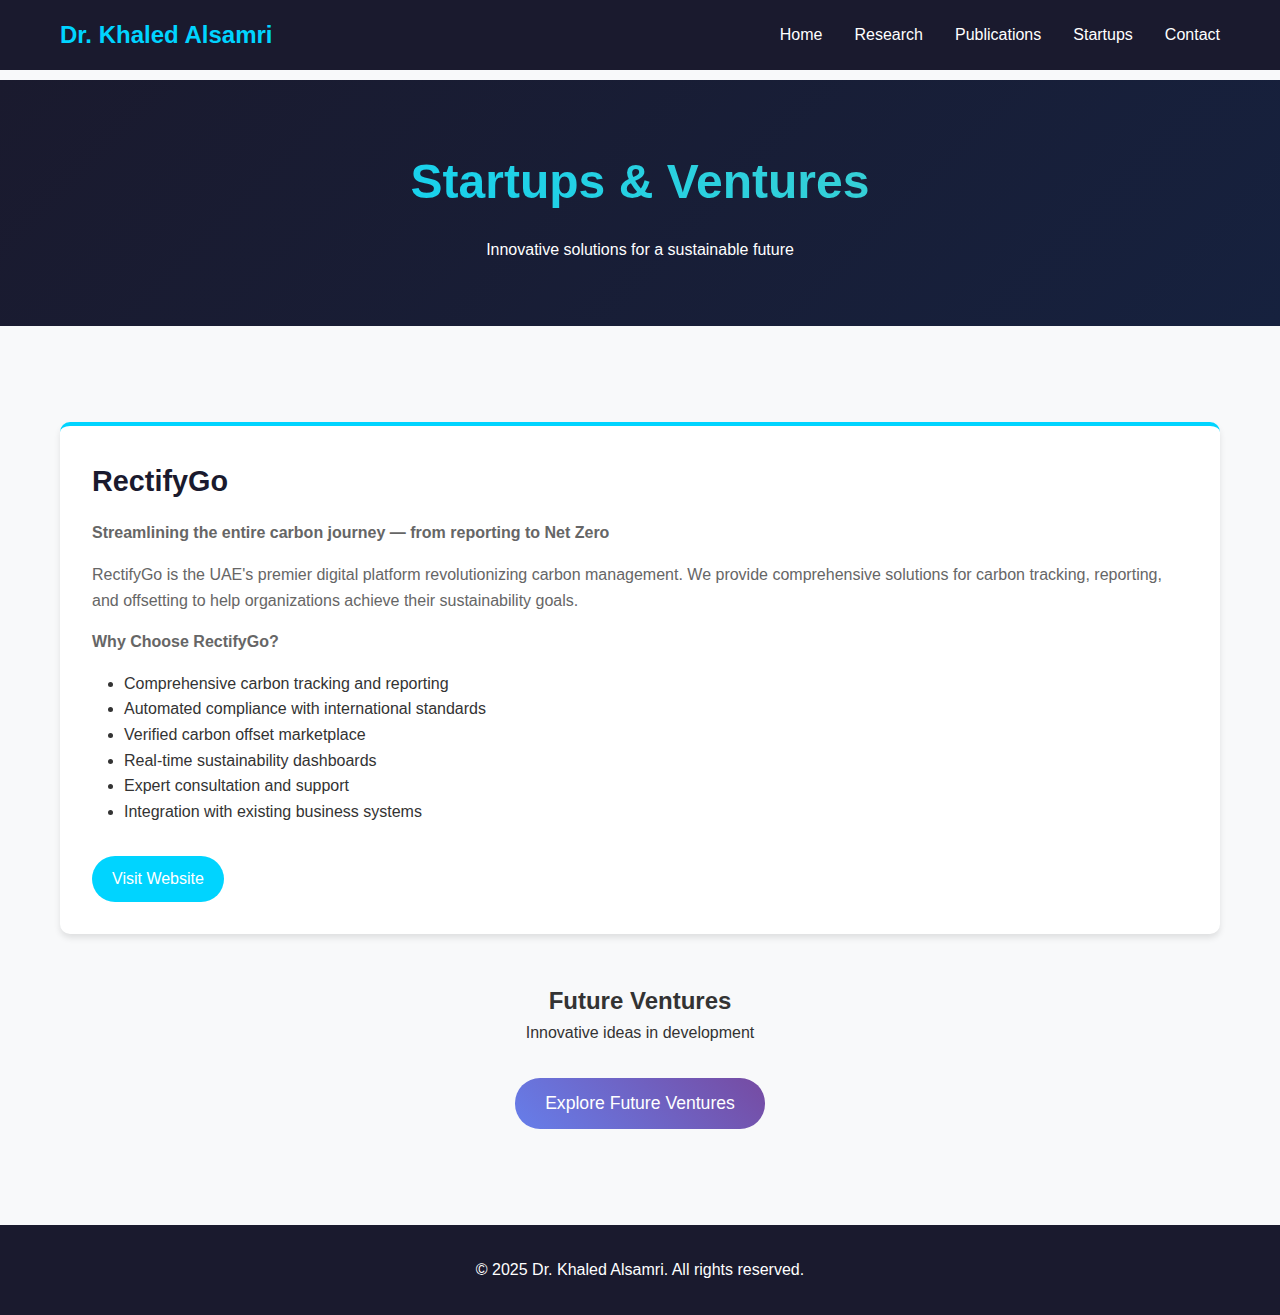
<file: startups-simple.html>
<!DOCTYPE html>
<html lang="en">
<head>
    <meta charset="UTF-8">
    <meta name="viewport" content="width=device-width, initial-scale=1.0">
    <title>Startups - Dr. Khaled Alsamri</title>
    <style>
        * {
            margin: 0;
            padding: 0;
            box-sizing: border-box;
        }
        
        body {
            font-family: Arial, sans-serif;
            line-height: 1.6;
            color: #333;
            background: #f8f9fa;
        }
        
        .container {
            max-width: 1200px;
            margin: 0 auto;
            padding: 0 20px;
        }
        
        header {
            background: #1a1a2e;
            color: white;
            padding: 1rem 0;
            position: fixed;
            width: 100%;
            top: 0;
            z-index: 1000;
        }
        
        nav {
            display: flex;
            justify-content: space-between;
            align-items: center;
        }
        
        .logo {
            font-size: 1.5rem;
            font-weight: bold;
            color: #00d4ff;
        }
        
        .nav-links {
            display: flex;
            list-style: none;
            gap: 2rem;
        }
        
        .nav-links a {
            color: white;
            text-decoration: none;
            transition: color 0.3s;
        }
        
        .nav-links a:hover {
            color: #00d4ff;
        }
        
        main {
            margin-top: 80px;
        }
        
        .hero {
            background: linear-gradient(135deg, #1a1a2e, #16213e);
            color: white;
            padding: 4rem 0;
            text-align: center;
        }
        
        .hero h1 {
            font-size: 3rem;
            margin-bottom: 1rem;
            background: linear-gradient(45deg, #00d4ff, #4ecdc4);
            -webkit-background-clip: text;
            -webkit-text-fill-color: transparent;
            background-clip: text;
        }
        
        .section {
            padding: 4rem 0;
        }
        
        .card {
            background: white;
            border-radius: 10px;
            padding: 2rem;
            margin: 2rem 0;
            box-shadow: 0 4px 6px rgba(0,0,0,0.1);
            border-top: 4px solid #00d4ff;
        }
        
        .card h3 {
            color: #1a1a2e;
            margin-bottom: 1rem;
            font-size: 1.8rem;
        }
        
        .card p {
            color: #666;
            line-height: 1.6;
            margin-bottom: 1rem;
        }
        
        .startup-link {
            display: inline-block;
            padding: 10px 20px;
            background: #00d4ff;
            color: white;
            text-decoration: none;
            border-radius: 25px;
            margin-top: 1rem;
            transition: background 0.3s;
        }
        
        .startup-link:hover {
            background: #4ecdc4;
        }
        
        .future-ventures {
            margin-top: 3rem;
            text-align: center;
        }
        
        .toggle-btn {
            background: linear-gradient(45deg, #667eea, #764ba2);
            color: white;
            border: none;
            padding: 15px 30px;
            border-radius: 25px;
            font-size: 1.1rem;
            cursor: pointer;
            margin: 2rem 0;
            transition: transform 0.3s;
        }
        
        .toggle-btn:hover {
            transform: translateY(-2px);
        }
        
        .future-cards {
            display: none;
            margin-top: 2rem;
        }
        
        .future-cards.show {
            display: block;
        }
        
        .hydrovolt-card {
            background: linear-gradient(135deg, #0f3460, #1a1a2e) !important;
            color: white !important;
            border-top-color: #00d4ff !important;
        }
        
        .hydrovolt-card h3 {
            color: #00d4ff !important;
        }
        
        .hyblend-card {
            background: linear-gradient(135deg, #2d1b69, #1a1a2e) !important;
            color: white !important;
            border-top-color: #ff6b6b !important;
        }
        
        .hyblend-card h3 {
            color: #ff6b6b !important;
        }
        
        footer {
            background: #1a1a2e;
            color: white;
            text-align: center;
            padding: 2rem 0;
        }
    </style>
</head>
<body>
    <header>
        <nav class="container">
            <div class="logo">Dr. Khaled Alsamri</div>
            <ul class="nav-links">
                <li><a href="index.html">Home</a></li>
                <li><a href="index.html#research">Research</a></li>
                <li><a href="index.html#publications">Publications</a></li>
                <li><a href="startups.html">Startups</a></li>
                <li><a href="index.html#contact">Contact</a></li>
            </ul>
        </nav>
    </header>

    <main>
        <section class="hero">
            <div class="container">
                <h1>Startups & Ventures</h1>
                <p>Innovative solutions for a sustainable future</p>
            </div>
        </section>

        <section class="section">
            <div class="container">
                <div class="card">
                    <h3>RectifyGo</h3>
                    <p><strong>Streamlining the entire carbon journey — from reporting to Net Zero</strong></p>
                    <p>RectifyGo is the UAE's premier digital platform revolutionizing carbon management. We provide comprehensive solutions for carbon tracking, reporting, and offsetting to help organizations achieve their sustainability goals.</p>
                    <p><strong>Why Choose RectifyGo?</strong></p>
                    <ul style="margin: 1rem 0; padding-left: 2rem;">
                        <li>Comprehensive carbon tracking and reporting</li>
                        <li>Automated compliance with international standards</li>
                        <li>Verified carbon offset marketplace</li>
                        <li>Real-time sustainability dashboards</li>
                        <li>Expert consultation and support</li>
                        <li>Integration with existing business systems</li>
                    </ul>
                    <a href="https://rectifygo.com" target="_blank" class="startup-link">Visit Website</a>
                </div>

                <div class="future-ventures">
                    <h2>Future Ventures</h2>
                    <p>Innovative ideas in development</p>
                    <button class="toggle-btn" onclick="toggleFutureVentures()">
                        Explore Future Ventures
                    </button>
                    
                    <div id="futureVentures" class="future-cards">
                        <div class="card hydrovolt-card">
                            <h3>HydroVolt</h3>
                            <p><strong>Hydrogen-Powered AI Infrastructure</strong></p>
                            <p>Power the world's AI and cloud infrastructure with modular hydrogen fuel-cell systems that deliver zero-carbon resilience, grid flexibility, and long-term energy security—everywhere data lives.</p>
                            <p><strong>Key Features:</strong></p>
                            <ul style="margin: 1rem 0; padding-left: 2rem;">
                                <li>Zero-Carbon Energy Solutions</li>
                                <li>Grid Resilience & Flexibility</li>
                                <li>Modular Fuel-Cell Systems</li>
                                <li>AI Infrastructure Power</li>
                                <li>Long-term Energy Security</li>
                                <li>Global Deployment Ready</li>
                            </ul>
                            <a href="mailto:khaled.alsamri@uaeu.ac.ae" class="startup-link">Get in Touch</a>
                        </div>
                        
                        <div class="card hyblend-card">
                            <h3>HyBlend</h3>
                            <p><strong>Hydrogen-Powered Blended Wing Body Delivery Drones</strong></p>
                            <p>Revolutionizing last-mile delivery with hydrogen-powered blended wing body (BWB) drones that offer extended range, zero emissions, and superior efficiency for the future of logistics.</p>
                            <p><strong>Key Features:</strong></p>
                            <ul style="margin: 1rem 0; padding-left: 2rem;">
                                <li>Zero-Emission Delivery</li>
                                <li>Extended Flight Range</li>
                                <li>Blended Wing Body Design</li>
                                <li>Hydrogen Fuel Cell Power</li>
                                <li>Autonomous Operations</li>
                                <li>Weather-Resistant Design</li>
                            </ul>
                            <a href="mailto:khaled.alsamri@uaeu.ac.ae" class="startup-link">Get in Touch</a>
                        </div>
                    </div>
                </div>
            </div>
        </section>
    </main>

    <footer>
        <div class="container">
            <p>&copy; 2025 Dr. Khaled Alsamri. All rights reserved.</p>
        </div>
    </footer>

    <script>
        function toggleFutureVentures() {
            const section = document.getElementById('futureVentures');
            const button = event.target;
            
            if (section.classList.contains('show')) {
                section.classList.remove('show');
                button.textContent = 'Explore Future Ventures';
            } else {
                section.classList.add('show');
                button.textContent = 'Hide Future Ventures';
            }
        }

        console.log('Startups page loaded successfully');
    </script>
</body>
</html>
</file>
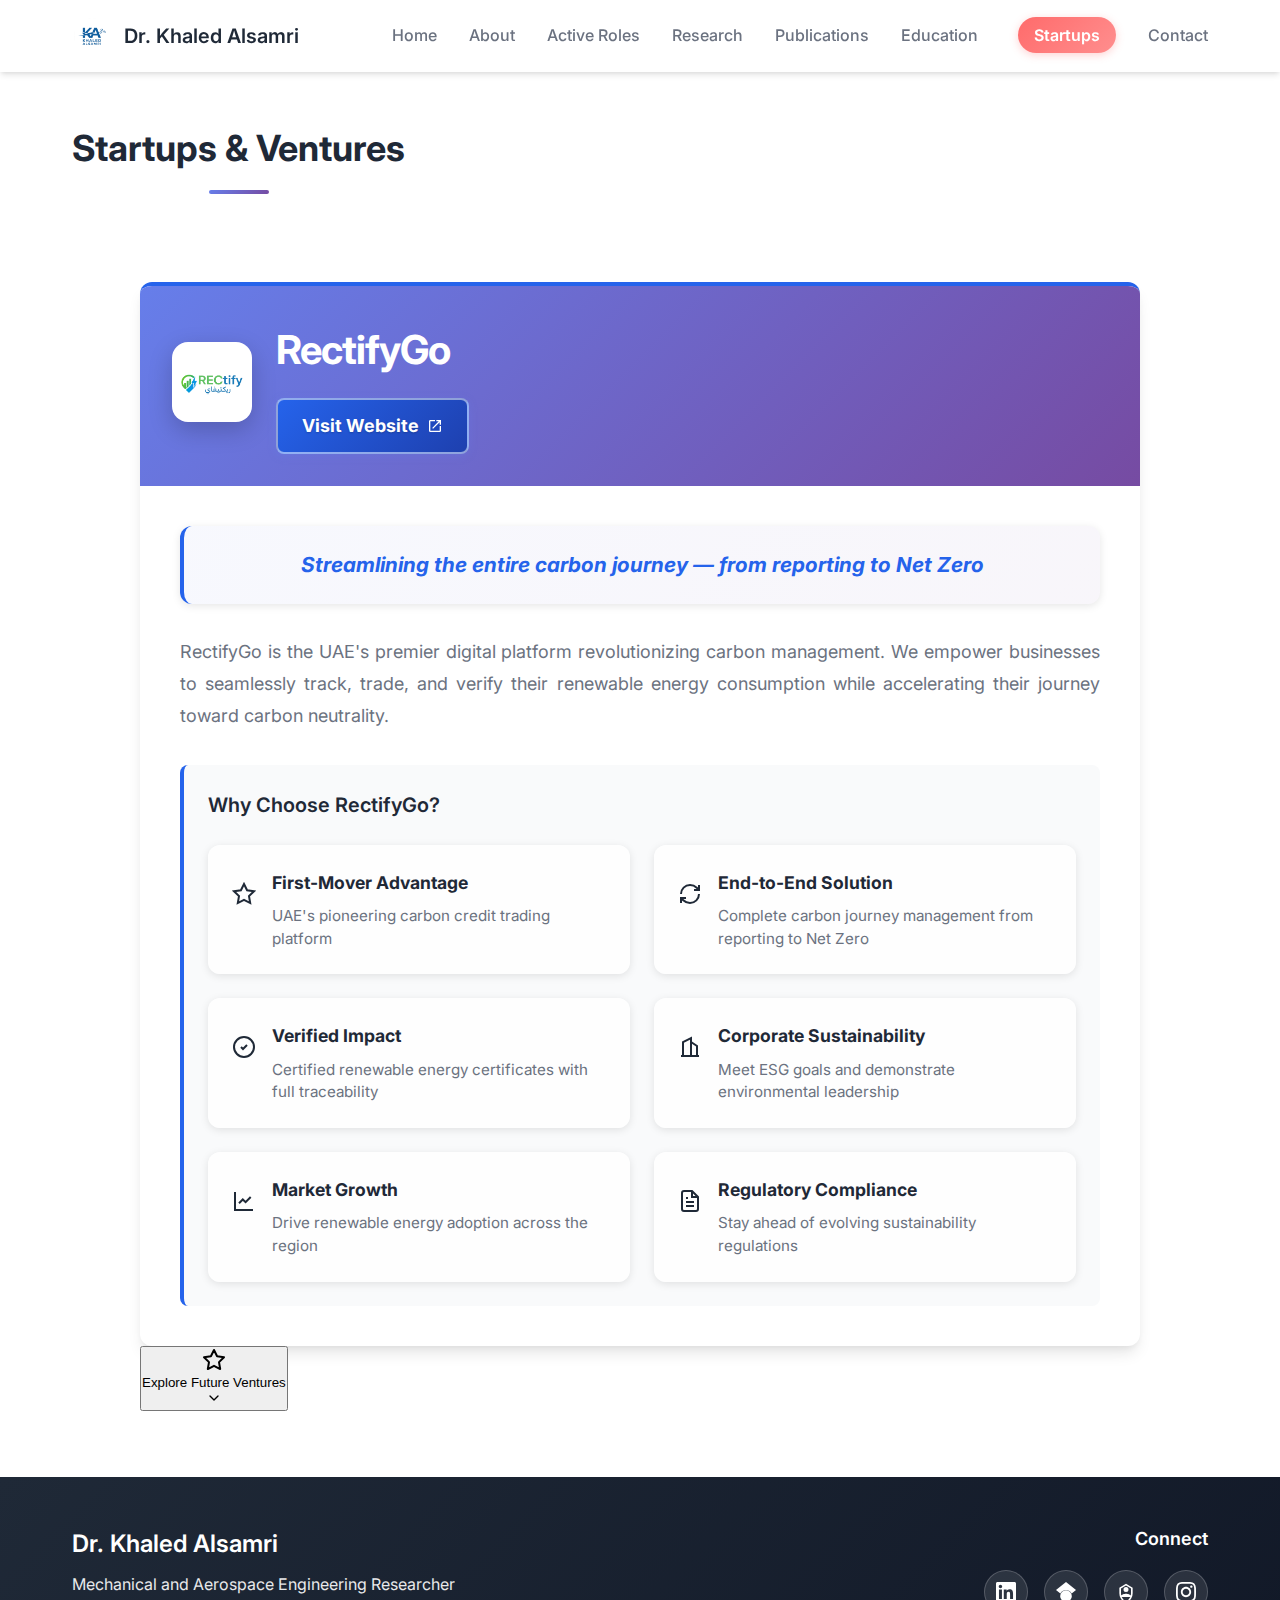
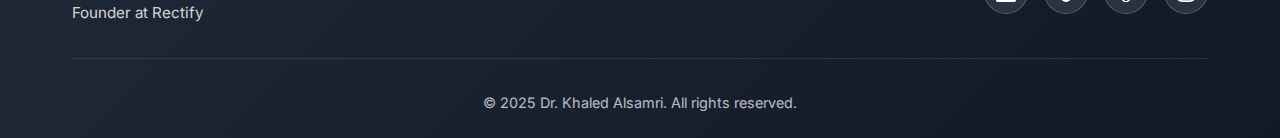
<file: startups.html>
<!DOCTYPE html>
<html lang="en">
<head>
    <meta charset="UTF-8">
    <meta name="viewport" content="width=device-width, initial-scale=1.0">
    <meta name="description" content="Dr. Khaled Alsamri - Startups and Entrepreneurial Ventures">
    <title>Startups | Dr. Khaled Alsamri</title>
    
    <!-- Favicon and Website Logo -->
    <link rel="icon" type="image/png" sizes="16x16" href="assets/images/website-photo.png">
    <link rel="icon" type="image/png" sizes="32x32" href="assets/images/website-photo.png">
    <link rel="icon" type="image/png" sizes="48x48" href="assets/images/website-photo.png">
    <link rel="apple-touch-icon" sizes="180x180" href="assets/images/website-photo.png">
    <link rel="shortcut icon" href="assets/images/website-photo.png">
    <link rel="icon" href="assets/images/website-photo.png">
    
    <link rel="stylesheet" href="assets/css/styles.css?v=9">
    <link rel="preconnect" href="https://fonts.googleapis.com">
    <link rel="preconnect" href="https://fonts.gstatic.com" crossorigin>
    <link href="https://fonts.googleapis.com/css2?family=Inter:wght@300;400;500;600;700&display=swap" rel="stylesheet">
</head>
<body>
    <!-- Navigation -->
    <nav class="navbar">
        <div class="container">
            <div class="nav-brand">
                <img src="assets/images/website-photo.png" alt="Dr. Khaled Alsamri" class="nav-logo">
                <span class="nav-brand-text">Dr. Khaled Alsamri</span>
            </div>
            <ul class="nav-menu">
                <li><a href="index.html#home" class="nav-link">Home</a></li>
                <li><a href="index.html#about" class="nav-link">About</a></li>
                <li><a href="index.html#experience" class="nav-link">Active Roles</a></li>
                <li><a href="index.html#research" class="nav-link">Research</a></li>
                <li><a href="index.html#publications" class="nav-link">Publications</a></li>
                <li><a href="index.html#education" class="nav-link">Education</a></li>
                <li><a href="startups.html" class="nav-link startups-tab active">Startups</a></li>
                <li><a href="index.html#contact" class="nav-link">Contact</a></li>
            </ul>
        </div>
    </nav>

    <!-- Startups Section -->
    <section class="startups" style="padding-top: 120px; min-height: 100vh;">
        <div class="container">
            <div class="startups-header">
                <h2 class="section-title">Startups & Ventures</h2>
            </div>
            
            <div class="startup-container">
                <div class="startup-card">
                    <div class="startup-header">
                        <div class="startup-logo-container">
                            <img src="assets/images/rectify-logo.png" alt="Rectify Logo" class="startup-logo">
                        </div>
                        <div class="startup-title-container">
                            <h3 class="startup-name">RectifyGo</h3>
                            <a href="https://rectifygo.com" target="_blank" rel="noopener noreferrer" class="startup-link">
                                <span>Visit Website</span>
                                <svg width="16" height="16" viewBox="0 0 24 24" fill="currentColor">
                                    <path d="M14,3V5H17.59L7.76,14.83L9.17,16.24L19,6.41V10H21V3M19,19H5V5H12V3H5C3.89,3 3,3.9 3,5V19A2,2 0 0,0 5,21H19A2,2 0 0,0 21,19V12H19V19Z"/>
                                </svg>
                            </a>
                        </div>
                    </div>
                    
                    <div class="startup-content">
                        <div class="startup-tagline">
                            <strong>Streamlining the entire carbon journey — from reporting to Net Zero</strong>
                        </div>
                        
                        <div class="startup-description">
                            <p>
                                RectifyGo is the UAE's premier digital platform revolutionizing carbon management. 
                                We empower businesses to seamlessly track, trade, and verify their renewable energy 
                                consumption while accelerating their journey toward carbon neutrality.
                            </p>
                        </div>
                        
                        <div class="startup-highlights">
                            <h4>Why Choose RectifyGo?</h4>
                            <div class="highlights-grid">
                                <div class="highlight-item">
                                    <div class="highlight-icon">
                                        <svg width="24" height="24" viewBox="0 0 24 24" fill="none" stroke="currentColor" stroke-width="2">
                                            <path d="M12 2l3.09 6.26L22 9.27l-5 4.87 1.18 6.88L12 17.77l-6.18 3.25L7 14.14 2 9.27l6.91-1.01L12 2z"/>
                                        </svg>
                                    </div>
                                    <div class="highlight-content">
                                        <strong>First-Mover Advantage</strong>
                                        <p>UAE's pioneering carbon credit trading platform</p>
                                    </div>
                                </div>
                                <div class="highlight-item">
                                    <div class="highlight-icon">
                                        <svg width="24" height="24" viewBox="0 0 24 24" fill="none" stroke="currentColor" stroke-width="2">
                                            <path d="M3 12a9 9 0 0 1 9-9 9.75 9.75 0 0 1 6.74 2.74L21 8"/>
                                            <path d="M21 3v5h-5"/>
                                            <path d="M21 12a9 9 0 0 1-9 9 9.75 9.75 0 0 1-6.74-2.74L3 16"/>
                                            <path d="M3 21v-5h5"/>
                                        </svg>
                                    </div>
                                    <div class="highlight-content">
                                        <strong>End-to-End Solution</strong>
                                        <p>Complete carbon journey management from reporting to Net Zero</p>
                                    </div>
                                </div>
                                <div class="highlight-item">
                                    <div class="highlight-icon">
                                        <svg width="24" height="24" viewBox="0 0 24 24" fill="none" stroke="currentColor" stroke-width="2">
                                            <path d="M9 12l2 2 4-4"/>
                                            <circle cx="12" cy="12" r="10"/>
                                        </svg>
                                    </div>
                                    <div class="highlight-content">
                                        <strong>Verified Impact</strong>
                                        <p>Certified renewable energy certificates with full traceability</p>
                                    </div>
                                </div>
                                <div class="highlight-item">
                                    <div class="highlight-icon">
                                        <svg width="24" height="24" viewBox="0 0 24 24" fill="none" stroke="currentColor" stroke-width="2">
                                            <path d="M3 21h18"/>
                                            <path d="M5 21V7l8-4v18"/>
                                            <path d="M19 21V11l-6-4"/>
                                            <path d="M9 9h.01"/>
                                            <path d="M9 12h.01"/>
                                            <path d="M9 15h.01"/>
                                            <path d="M9 18h.01"/>
                                        </svg>
                                    </div>
                                    <div class="highlight-content">
                                        <strong>Corporate Sustainability</strong>
                                        <p>Meet ESG goals and demonstrate environmental leadership</p>
                                    </div>
                                </div>
                                <div class="highlight-item">
                                    <div class="highlight-icon">
                                        <svg width="24" height="24" viewBox="0 0 24 24" fill="none" stroke="currentColor" stroke-width="2">
                                            <path d="M3 3v18h18"/>
                                            <path d="M18.7 8l-5.1 5.2-2.8-2.7L7 14.3"/>
                                        </svg>
                                    </div>
                                    <div class="highlight-content">
                                        <strong>Market Growth</strong>
                                        <p>Drive renewable energy adoption across the region</p>
                                    </div>
                                </div>
                                <div class="highlight-item">
                                    <div class="highlight-icon">
                                        <svg width="24" height="24" viewBox="0 0 24 24" fill="none" stroke="currentColor" stroke-width="2">
                                            <path d="M14 2H6a2 2 0 0 0-2 2v16a2 2 0 0 0 2 2h12a2 2 0 0 0 2-2V8z"/>
                                            <path d="M14 2v6h6"/>
                                            <path d="M16 13H8"/>
                                            <path d="M16 17H8"/>
                                            <path d="M10 9H8"/>
                                        </svg>
                                    </div>
                                    <div class="highlight-content">
                                        <strong>Regulatory Compliance</strong>
                                        <p>Stay ahead of evolving sustainability regulations</p>
                                    </div>
                                </div>
                            </div>
                        </div>
                    </div>
                </div>
                
                <!-- Future Ideas Toggle Section -->
                <div class="future-ideas-toggle-section">
                    <button class="future-ideas-toggle-btn" onclick="toggleFutureStartups()" id="futureToggleBtn">
                        <div class="btn-content">
                            <div class="btn-icon">
                                <svg width="24" height="24" viewBox="0 0 24 24" fill="none" stroke="currentColor" stroke-width="2" stroke-linecap="round" stroke-linejoin="round">
                                    <path d="M12 2l3.09 6.26L22 9.27l-5 4.87 1.18 6.88L12 17.77l-6.18 3.25L7 14.14 2 9.27l6.91-1.01L12 2z"/>
                                </svg>
                            </div>
                            <span class="toggle-text">Explore Future Ventures</span>
                            <div class="toggle-arrow">
                                <svg width="16" height="16" viewBox="0 0 24 24" fill="none" stroke="currentColor" stroke-width="2" stroke-linecap="round" stroke-linejoin="round">
                                    <polyline points="6 9 12 15 18 9"></polyline>
                                </svg>
                            </div>
                        </div>
                    </button>
                </div>
                
                <!-- Future Startups Section -->
                <div class="future-startups-section" id="futureStartups">
                    <!-- HydroVolt -->
                    <div class="startup-card">
                        <div class="startup-header">
                            <div class="startup-logo-container">
                                <img src="assets/images/hydrovolt.png" alt="HydroVolt Logo" class="startup-logo">
                            </div>
                            <div class="startup-title-container">
                                <h3 class="startup-name">HydroVolt</h3>
                                <a href="mailto:khaled.alsamri@uaeu.ac.ae" class="startup-link">
                                    <span>Get in Touch</span>
                                    <svg width="16" height="16" viewBox="0 0 24 24" fill="currentColor">
                                        <path d="M20 4H4c-1.1 0-1.99.9-1.99 2L2 18c0 1.1.9 2 2 2h16c1.1 0 2-.9 2-2V6c0-1.1-.9-2-2-2zm0 4l-8 5-8-5V6l8 5 8-5v2z"/>
                                    </svg>
                                </a>
                            </div>
                        </div>
                        
                        <div class="startup-content">
                            <div class="startup-tagline">
                                <strong>Hydrogen-Powered Resilience for AI Infrastructure</strong>
                            </div>
                            
                            <div class="startup-description">
                                <p>
                                    Power the world's AI and cloud infrastructure with modular hydrogen fuel-cell systems 
                                    that deliver zero-carbon resilience, grid flexibility, and long-term energy security—everywhere data lives.
                                </p>
                            </div>
                            
                            <div class="startup-highlights">
                                <h4>Why Choose HydroVolt?</h4>
                                <div class="highlights-grid">
                                    <div class="highlight-item">
                                        <div class="highlight-icon">
                                            <svg width="24" height="24" viewBox="0 0 24 24" fill="none" stroke="currentColor" stroke-width="2">
                                                <path d="M9 12l2 2 4-4"/>
                                                <circle cx="12" cy="12" r="10"/>
                                            </svg>
                                        </div>
                                        <div class="highlight-content">
                                            <strong>Zero-Carbon Energy</strong>
                                            <p>Modular hydrogen fuel-cell systems for clean power</p>
                                        </div>
                                    </div>
                                    <div class="highlight-item">
                                        <div class="highlight-icon">
                                            <svg width="24" height="24" viewBox="0 0 24 24" fill="none" stroke="currentColor" stroke-width="2">
                                                <path d="M3 12a9 9 0 0 1 9-9 9.75 9.75 0 0 1 6.74 2.74L21 8"/>
                                                <path d="M21 3v5h-5"/>
                                                <path d="M21 12a9 9 0 0 1-9 9 9.75 9.75 0 0 1-6.74-2.74L3 16"/>
                                                <path d="M3 21v-5h5"/>
                                            </svg>
                                        </div>
                                        <div class="highlight-content">
                                            <strong>Grid Resilience</strong>
                                            <p>Enhanced energy security and backup power solutions</p>
                                        </div>
                                    </div>
                                    <div class="highlight-item">
                                        <div class="highlight-icon">
                                            <svg width="24" height="24" viewBox="0 0 24 24" fill="none" stroke="currentColor" stroke-width="2">
                                                <path d="M12 2l3.09 6.26L22 9.27l-5 4.87 1.18 6.88L12 17.77l-6.18 3.25L7 14.14 2 9.27l6.91-1.01L12 2z"/>
                                            </svg>
                                        </div>
                                        <div class="highlight-content">
                                            <strong>Modular Systems</strong>
                                            <p>Scalable solutions for any infrastructure size</p>
                                        </div>
                                    </div>
                                    <div class="highlight-item">
                                        <div class="highlight-icon">
                                            <svg width="24" height="24" viewBox="0 0 24 24" fill="none" stroke="currentColor" stroke-width="2">
                                                <path d="M3 21h18"/>
                                                <path d="M5 21V7l8-4v18"/>
                                                <path d="M19 21V11l-6-4"/>
                                                <path d="M9 9h.01"/>
                                                <path d="M9 12h.01"/>
                                                <path d="M9 15h.01"/>
                                                <path d="M9 18h.01"/>
                                            </svg>
                                        </div>
                                        <div class="highlight-content">
                                            <strong>AI Infrastructure</strong>
                                            <p>Powering the future of artificial intelligence</p>
                                        </div>
                                    </div>
                                    <div class="highlight-item">
                                        <div class="highlight-icon">
                                            <svg width="24" height="24" viewBox="0 0 24 24" fill="none" stroke="currentColor" stroke-width="2">
                                                <path d="M3 3v18h18"/>
                                                <path d="M18.7 8l-5.1 5.2-2.8-2.7L7 14.3"/>
                                            </svg>
                                        </div>
                                        <div class="highlight-content">
                                            <strong>Long-term Security</strong>
                                            <p>Sustainable energy solutions for decades to come</p>
                                        </div>
                                    </div>
                                    <div class="highlight-item">
                                        <div class="highlight-icon">
                                            <svg width="24" height="24" viewBox="0 0 24 24" fill="none" stroke="currentColor" stroke-width="2">
                                                <path d="M14 2H6a2 2 0 0 0-2 2v16a2 2 0 0 0 2 2h12a2 2 0 0 0 2-2V8z"/>
                                                <path d="M14 2v6h6"/>
                                                <path d="M16 13H8"/>
                                                <path d="M16 17H8"/>
                                                <path d="M10 9H8"/>
                                            </svg>
                                        </div>
                                        <div class="highlight-content">
                                            <strong>Development Status</strong>
                                            <p>Currently in active development phase</p>
                                        </div>
                                    </div>
                                </div>
                            </div>
                        </div>
                    </div>
                    
                    <!-- HyBlend -->
                    <div class="startup-card">
                        <div class="startup-header">
                            <div class="startup-logo-container">
                                <img src="assets/images/hyblend.png" alt="HyBlend Logo" class="startup-logo">
                            </div>
                            <div class="startup-title-container">
                                <h3 class="startup-name">HyBlend</h3>
                                <a href="mailto:khaled.alsamri@uaeu.ac.ae" class="startup-link">
                                    <span>Get in Touch</span>
                                    <svg width="16" height="16" viewBox="0 0 24 24" fill="currentColor">
                                        <path d="M20 4H4c-1.1 0-1.99.9-1.99 2L2 18c0 1.1.9 2 2 2h16c1.1 0 2-.9 2-2V6c0-1.1-.9-2-2-2zm0 4l-8 5-8-5V6l8 5 8-5v2z"/>
                                    </svg>
                                </a>
                            </div>
                        </div>
                        
                        <div class="startup-content">
                            <div class="startup-tagline">
                                <strong>Hydrogen-Powered Blended Wing Body Delivery Drones</strong>
                            </div>
                            
                            <div class="startup-description">
                                <p>
                                    Revolutionizing last-mile delivery with hydrogen-powered blended wing body (BWB) drones 
                                    that offer extended range, zero emissions, and efficient cargo transport for urban and remote areas.
                                </p>
                            </div>
                            
                            <div class="startup-highlights">
                                <h4>Why Choose HyBlend?</h4>
                                <div class="highlights-grid">
                                    <div class="highlight-item">
                                        <div class="highlight-icon">
                                            <svg width="24" height="24" viewBox="0 0 24 24" fill="none" stroke="currentColor" stroke-width="2">
                                                <path d="M12 2l3.09 6.26L22 9.27l-5 4.87 1.18 6.88L12 17.77l-6.18 3.25L7 14.14 2 9.27l6.91-1.01L12 2z"/>
                                            </svg>
                                        </div>
                                        <div class="highlight-content">
                                            <strong>Blended Wing Design</strong>
                                            <p>Revolutionary aerodynamic efficiency for maximum range</p>
                                        </div>
                                    </div>
                                    <div class="highlight-item">
                                        <div class="highlight-icon">
                                            <svg width="24" height="24" viewBox="0 0 24 24" fill="none" stroke="currentColor" stroke-width="2">
                                                <path d="M9 12l2 2 4-4"/>
                                                <circle cx="12" cy="12" r="10"/>
                                            </svg>
                                        </div>
                                        <div class="highlight-content">
                                            <strong>Zero Emissions</strong>
                                            <p>Clean hydrogen power for sustainable delivery</p>
                                        </div>
                                    </div>
                                    <div class="highlight-item">
                                        <div class="highlight-icon">
                                            <svg width="24" height="24" viewBox="0 0 24 24" fill="none" stroke="currentColor" stroke-width="2">
                                                <path d="M3 3v18h18"/>
                                                <path d="M18.7 8l-5.1 5.2-2.8-2.7L7 14.3"/>
                                            </svg>
                                        </div>
                                        <div class="highlight-content">
                                            <strong>Long Range</strong>
                                            <p>Extended flight capabilities for remote deliveries</p>
                                        </div>
                                    </div>
                                    <div class="highlight-item">
                                        <div class="highlight-icon">
                                            <svg width="24" height="24" viewBox="0 0 24 24" fill="none" stroke="currentColor" stroke-width="2">
                                                <path d="M3 12a9 9 0 0 1 9-9 9.75 9.75 0 0 1 6.74 2.74L21 8"/>
                                                <path d="M21 3v5h-5"/>
                                                <path d="M21 12a9 9 0 0 1-9 9 9.75 9.75 0 0 1-6.74-2.74L3 16"/>
                                                <path d="M3 21v-5h5"/>
                                            </svg>
                                        </div>
                                        <div class="highlight-content">
                                            <strong>Urban & Remote</strong>
                                            <p>Versatile delivery solutions for any terrain</p>
                                        </div>
                                    </div>
                                    <div class="highlight-item">
                                        <div class="highlight-icon">
                                            <svg width="24" height="24" viewBox="0 0 24 24" fill="none" stroke="currentColor" stroke-width="2">
                                                <path d="M3 21h18"/>
                                                <path d="M5 21V7l8-4v18"/>
                                                <path d="M19 21V11l-6-4"/>
                                                <path d="M9 9h.01"/>
                                                <path d="M9 12h.01"/>
                                                <path d="M9 15h.01"/>
                                                <path d="M9 18h.01"/>
                                            </svg>
                                        </div>
                                        <div class="highlight-content">
                                            <strong>Logistics Revolution</strong>
                                            <p>Transforming the future of package delivery</p>
                                        </div>
                                    </div>
                                    <div class="highlight-item">
                                        <div class="highlight-icon">
                                            <svg width="24" height="24" viewBox="0 0 24 24" fill="none" stroke="currentColor" stroke-width="2">
                                                <path d="M14 2H6a2 2 0 0 0-2 2v16a2 2 0 0 0 2 2h12a2 2 0 0 0 2-2V8z"/>
                                                <path d="M14 2v6h6"/>
                                                <path d="M16 13H8"/>
                                                <path d="M16 17H8"/>
                                                <path d="M10 9H8"/>
                                            </svg>
                                        </div>
                                        <div class="highlight-content">
                                            <strong>Development Status</strong>
                                            <p>Currently in active development phase</p>
                                        </div>
                                    </div>
                                </div>
                            </div>
                        </div>
                    </div>
                </div>
            </div>
        </div>
    </section>

    <!-- Footer -->
    <footer class="footer">
        <div class="container">
            <div class="footer-content">
                <div class="footer-info">
                    <h3 class="footer-name">Dr. Khaled Alsamri</h3>
                    <p class="footer-title">Mechanical and Aerospace Engineering Researcher</p>
                    <p class="footer-affiliation">Founder at Rectify</p>
                </div>
                <div class="footer-links">
                    <h4 class="footer-heading">Connect</h4>
                    <div class="social-links">
                        <a href="https://www.linkedin.com/in/khaled-alsamri-phd-036463118/" target="_blank" rel="noopener noreferrer" class="social-link" title="LinkedIn" aria-label="LinkedIn">
                            <svg width="20" height="20" viewBox="0 0 24 24" fill="currentColor"><path d="M20.447 20.452h-3.554v-5.569c0-1.328-.027-3.037-1.852-3.037-1.853 0-2.136 1.445-2.136 2.939v5.667H9.351V9h3.414v1.561h.046c.477-.9 1.637-1.85 3.37-1.85 3.601 0 4.267 2.37 4.267 5.455v6.286zM5.337 7.433c-1.144 0-2.063-.926-2.063-2.065 0-1.138.92-2.063 2.063-2.063 1.14 0 2.064.925 2.064 2.063 0 1.139-.925 2.065-2.064 2.065zm1.782 13.019H3.555V9h3.564v11.452zM22.225 0H1.771C.792 0 0 .774 0 1.729v20.542C0 23.227.792 24 1.771 24h20.451C23.2 24 24 23.227 24 22.271V1.729C24 .774 23.2 0 22.222 0h.003z"/></svg>
                        </a>
                        <a href="https://scholar.google.com/citations?user=N5Q4DwQAAAAJ&hl=en" target="_blank" rel="noopener noreferrer" class="social-link" title="Google Scholar" aria-label="Google Scholar">
                            <svg width="20" height="20" viewBox="0 0 24 24" fill="currentColor"><path d="M5.242 13.769L0 9.5 12 0l12 9.5-5.242 4.269C17.548 11.249 14.978 9.5 12 9.5c-2.977 0-5.548 1.748-6.758 4.269zM12 10a7 7 0 1 0 0 14 7 7 0 0 0 0-14z"/></svg>
                        </a>
                        <a href="https://research.uaeu.ac.ae/en/persons/khaled-alsamri" target="_blank" rel="noopener noreferrer" class="social-link" title="UAEU Research Profile" aria-label="UAEU Research Profile">
                            <svg width="20" height="20" viewBox="0 0 24 24" fill="currentColor"><path d="M12 2L4 7v6.5c0 5.25 3.5 10.15 8 11.5 4.5-1.35 8-6.25 8-11.5V7l-8-5zm0 2.18l6 3.68v5.64c0 4.42-2.83 8.53-6 9.64-3.17-1.11-6-5.22-6-9.64V7.86l6-3.68zM12 6a3 3 0 0 0-3 3 3 3 0 0 0 3 3 3 3 0 0 0 3-3 3 3 0 0 0-3-3zm0 8c-2 0-6 1-6 3v1h12v-1c0-2-4-3-6-3z"/></svg>
                        </a>
                        <a href="https://www.instagram.com/drkhaledalsamri/" target="_blank" rel="noopener noreferrer" class="social-link" title="Instagram" aria-label="Instagram">
                            <svg width="20" height="20" viewBox="0 0 24 24" fill="currentColor"><path d="M12 2.163c3.204 0 3.584.012 4.85.07 3.252.148 4.771 1.691 4.919 4.919.058 1.265.069 1.645.069 4.849 0 3.205-.012 3.584-.069 4.849-.149 3.225-1.664 4.771-4.919 4.919-1.266.058-1.644.07-4.85.07-3.204 0-3.584-.012-4.849-.07-3.26-.149-4.771-1.699-4.919-4.92-.058-1.265-.07-1.644-.07-4.849 0-3.204.013-3.583.07-4.849.149-3.227 1.664-4.771 4.919-4.919 1.266-.057 1.645-.069 4.849-.069zm0-2.163c-3.259 0-3.667.014-4.947.072-4.358.2-6.78 2.618-6.98 6.98-.059 1.281-.073 1.689-.073 4.948 0 3.259.014 3.668.072 4.948.2 4.358 2.618 6.78 6.98 6.98 1.281.058 1.689.072 4.948.072 3.259 0 3.668-.014 4.948-.072 4.354-.2 6.782-2.618 6.979-6.98.059-1.28.073-1.689.073-4.948 0-3.259-.014-3.667-.072-4.947-.196-4.354-2.617-6.78-6.979-6.98-1.281-.059-1.69-.073-4.949-.073zm0 5.838c-3.403 0-6.162 2.759-6.162 6.162s2.759 6.163 6.162 6.163 6.162-2.759 6.162-6.163c0-3.403-2.759-6.162-6.162-6.162zm0 10.162c-2.209 0-4-1.79-4-4 0-2.209 1.791-4 4-4s4 1.791 4 4c0 2.21-1.791 4-4 4zm6.406-11.845c-.796 0-1.441.645-1.441 1.44s.645 1.44 1.441 1.44c.795 0 1.439-.645 1.439-1.44s-.644-1.44-1.439-1.44z"/></svg>
                        </a>
                    </div>
                </div>
            </div>
            <div class="footer-bottom">
                <p>&copy; 2025 Dr. Khaled Alsamri. All rights reserved.</p>
            </div>
        </div>
    </footer>

    <script src="assets/js/script.js?v=8"></script>
</body>
</html>
</file>
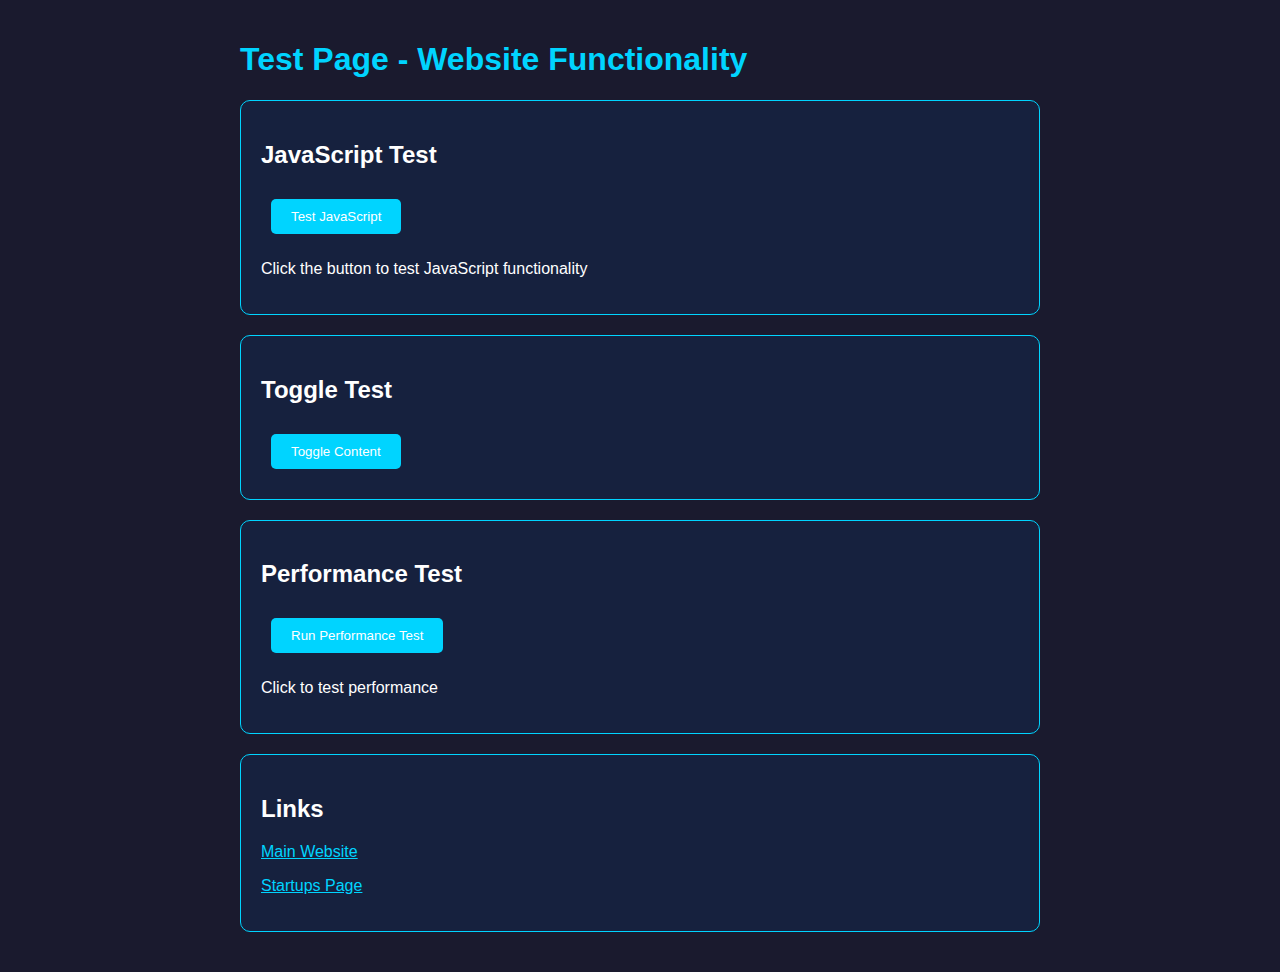
<file: test.html>
<!DOCTYPE html>
<html lang="en">
<head>
    <meta charset="UTF-8">
    <meta name="viewport" content="width=device-width, initial-scale=1.0">
    <title>Test Page - Khaled Alsamri</title>
    <style>
        body {
            font-family: Arial, sans-serif;
            margin: 0;
            padding: 20px;
            background: #1a1a2e;
            color: white;
        }
        .container {
            max-width: 800px;
            margin: 0 auto;
        }
        h1 {
            color: #00d4ff;
        }
        .test-section {
            background: #16213e;
            padding: 20px;
            margin: 20px 0;
            border-radius: 10px;
            border: 1px solid #00d4ff;
        }
        button {
            background: #00d4ff;
            color: white;
            border: none;
            padding: 10px 20px;
            border-radius: 5px;
            cursor: pointer;
            margin: 10px;
        }
        button:hover {
            background: #4ecdc4;
        }
        .hidden {
            display: none;
        }
    </style>
</head>
<body>
    <div class="container">
        <h1>Test Page - Website Functionality</h1>
        
        <div class="test-section">
            <h2>JavaScript Test</h2>
            <button onclick="testFunction()">Test JavaScript</button>
            <p id="test-result">Click the button to test JavaScript functionality</p>
        </div>
        
        <div class="test-section">
            <h2>Toggle Test</h2>
            <button onclick="toggleTest()">Toggle Content</button>
            <div id="toggle-content" class="hidden">
                <p>This content can be toggled!</p>
            </div>
        </div>
        
        <div class="test-section">
            <h2>Performance Test</h2>
            <button onclick="performanceTest()">Run Performance Test</button>
            <p id="perf-result">Click to test performance</p>
        </div>
        
        <div class="test-section">
            <h2>Links</h2>
            <p><a href="https://www.khaledalsamri.com" style="color: #00d4ff;">Main Website</a></p>
            <p><a href="https://www.khaledalsamri.com/startups.html" style="color: #00d4ff;">Startups Page</a></p>
        </div>
    </div>

    <script>
        function testFunction() {
            document.getElementById('test-result').textContent = 'JavaScript is working! ✅';
            document.getElementById('test-result').style.color = '#4ecdc4';
        }
        
        function toggleTest() {
            const content = document.getElementById('toggle-content');
            if (content.classList.contains('hidden')) {
                content.classList.remove('hidden');
            } else {
                content.classList.add('hidden');
            }
        }
        
        function performanceTest() {
            const start = performance.now();
            let result = 0;
            for (let i = 0; i < 1000000; i++) {
                result += Math.random();
            }
            const end = performance.now();
            document.getElementById('perf-result').textContent = `Performance test completed in ${(end - start).toFixed(2)}ms ✅`;
            document.getElementById('perf-result').style.color = '#4ecdc4';
        }
        
        // Test page load
        console.log('Test page loaded successfully');
    </script>
</body>
</html>
</file>
<file: assets/css/styles.css>
/* Global Styles */
* {
    margin: 0;
    padding: 0;
    box-sizing: border-box;
}

:root {
    --primary-color: #2563eb;
    --secondary-color: #1e40af;
    --text-dark: #1f2937;
    --text-light: #6b7280;
    --bg-light: #f9fafb;
    --bg-white: #ffffff;
    --border-color: #e5e7eb;
    --shadow: 0 4px 6px -1px rgba(0, 0, 0, 0.1), 0 2px 4px -1px rgba(0, 0, 0, 0.06);
    --shadow-lg: 0 10px 15px -3px rgba(0, 0, 0, 0.1), 0 4px 6px -2px rgba(0, 0, 0, 0.05);
}

html {
    scroll-behavior: smooth;
}

/* Keyframe Animations */
@keyframes fadeInUp {
    from {
        opacity: 0;
        transform: translateY(30px);
    }

    to {
        opacity: 1;
        transform: translateY(0);
    }
}

@keyframes fadeInLeft {
    from {
        opacity: 0;
        transform: translateX(-30px);
    }

    to {
        opacity: 1;
        transform: translateX(0);
    }
}

@keyframes fadeInRight {
    from {
        opacity: 0;
        transform: translateX(30px);
    }

    to {
        opacity: 1;
        transform: translateX(0);
    }
}

@keyframes float {

    0%,
    100% {
        transform: translateY(0px);
    }

    50% {
        transform: translateY(-10px);
    }
}

@keyframes pulse {

    0%,
    100% {
        transform: scale(1);
    }

    50% {
        transform: scale(1.05);
    }
}

@keyframes gradientShift {
    0% {
        background-position: 0% 50%;
    }

    50% {
        background-position: 100% 50%;
    }

    100% {
        background-position: 0% 50%;
    }
}

@keyframes glow {

    0%,
    100% {
        box-shadow: 0 0 5px rgba(102, 126, 234, 0.5);
    }

    50% {
        box-shadow: 0 0 20px rgba(102, 126, 234, 0.8), 0 0 30px rgba(118, 75, 162, 0.6);
    }
}

@keyframes particleFloat {

    0%,
    100% {
        transform: translateY(0px) translateX(0px);
        opacity: 0.7;
    }

    25% {
        transform: translateY(-20px) translateX(10px);
        opacity: 1;
    }

    50% {
        transform: translateY(-40px) translateX(-5px);
        opacity: 0.8;
    }

    75% {
        transform: translateY(-20px) translateX(-10px);
        opacity: 0.9;
    }
}

@keyframes bounce {

    0%,
    20%,
    50%,
    80%,
    100% {
        transform: translateY(0);
    }

    40% {
        transform: translateY(-10px);
    }

    60% {
        transform: translateY(-5px);
    }
}

@keyframes shimmer {
    0% {
        background-position: -200% 0;
    }

    100% {
        background-position: 200% 0;
    }
}

@keyframes rotate {
    from {
        transform: rotate(0deg);
    }

    to {
        transform: rotate(360deg);
    }
}

@keyframes slideRight {
    0% {
        background-position: -200% 0;
    }

    100% {
        background-position: 200% 0;
    }
}

@keyframes scanLine {
    0% {
        background-position: -200% 0;
    }

    100% {
        background-position: 200% 0;
    }
}

@keyframes pulseGlow {

    0%,
    100% {
        opacity: 0.3;
        transform: scale(1);
    }

    50% {
        opacity: 0.6;
        transform: scale(1.05);
    }
}

@keyframes diagonalMove {
    0% {
        background-position: 0% 0%;
    }

    50% {
        background-position: 100% 100%;
    }

    100% {
        background-position: 0% 0%;
    }
}

@keyframes rotateGlow {
    0% {
        transform: rotate(0deg);
    }

    100% {
        transform: rotate(360deg);
    }
}

@keyframes matrixRain {
    0% {
        transform: translateY(-100vh);
        opacity: 0;
    }

    10% {
        opacity: 1;
    }

    90% {
        opacity: 1;
    }

    100% {
        transform: translateY(100vh);
        opacity: 0;
    }
}

body {
    font-family: 'Inter', -apple-system, BlinkMacSystemFont, 'Segoe UI', Roboto, Oxygen, Ubuntu, Cantarell, sans-serif;
    line-height: 1.6;
    color: var(--text-dark);
    background-color: var(--bg-white);
}

.container {
    max-width: 1200px;
    margin: 0 auto;
    padding: 0 2rem;
}

/* Prevent horizontal scroll on mobile */
body {
    overflow-x: hidden;
}

img {
    max-width: 100%;
    height: auto;
}

/* Navigation */
.navbar {
    position: fixed;
    top: 0;
    width: 100%;
    background-color: rgba(255, 255, 255, 0.95);
    backdrop-filter: blur(10px);
    box-shadow: var(--shadow);
    z-index: 1000;
    transition: transform 0.3s ease, box-shadow 0.3s ease;
}

.navbar .container {
    display: flex;
    justify-content: space-between;
    align-items: center;
    padding: 1rem 2rem;
}

.nav-brand {
    display: flex;
    align-items: center;
    gap: 0.75rem;
    font-size: 1.25rem;
    font-weight: 600;
    color: var(--text-dark);
}

.nav-logo {
    width: 40px;
    height: 40px;
    border-radius: 50%;
    object-fit: cover;
    transition: transform 0.3s ease;
    border: 2px solid white;
}

.nav-logo:hover {
    transform: scale(1.1);
}

.nav-brand-text {
    font-size: 1.25rem;
    font-weight: 600;
    color: var(--text-dark);
}

.nav-menu {
    display: flex;
    list-style: none;
    gap: 2rem;
}

.nav-link {
    text-decoration: none;
    color: var(--text-light);
    font-weight: 500;
    transition: color 0.3s ease;
    position: relative;
}

.nav-link:hover {
    color: var(--primary-color);
}

.nav-link::after {
    content: '';
    position: absolute;
    bottom: -5px;
    left: 0;
    width: 0;
    height: 2px;
    background-color: var(--primary-color);
    transition: width 0.3s ease;
}

.nav-link:hover::after {
    width: 100%;
}

.startups-tab {
    background: linear-gradient(135deg, #ff6b6b, #ff8e8e);
    color: white !important;
    padding: 0.5rem 1rem;
    border-radius: 25px;
    font-weight: 600;
    transition: transform 0.3s ease, box-shadow 0.3s ease, background 0.3s ease;
    box-shadow: 0 2px 8px rgba(255, 107, 107, 0.3);
    margin-left: 0.5rem;
}

.startups-tab:hover {
    background: linear-gradient(135deg, #ff5252, #ff7979);
    transform: translateY(-2px);
    box-shadow: 0 4px 12px rgba(255, 107, 107, 0.4);
    color: white !important;
}

.startups-tab::after {
    display: none;
}

/* Hero Section */
.hero {
    min-height: 100vh;
    display: flex;
    align-items: center;
    justify-content: center;
    color: white;
    text-align: center;
    padding: 2rem 0;
    position: relative;
    overflow: hidden;
}

.hero-background-image {
    position: absolute;
    top: 0;
    left: 0;
    width: 100%;
    height: 100%;
    z-index: 1;
}

.hero-full-image {
    width: 100%;
    height: 100%;
    object-fit: cover;
    object-position: center 20%;
}

.hero-background-image::after {
    content: '';
    position: absolute;
    top: 0;
    left: 0;
    width: 100%;
    height: 100%;
    background: linear-gradient(135deg, rgba(102, 126, 234, 0.7) 0%, rgba(118, 75, 162, 0.7) 50%, rgba(255, 107, 107, 0.6) 100%);
    background-size: 200% 200%;
    /* animation: gradientShift 8s ease infinite; */
    z-index: 2;
}

.hero-background-image {
    clip-path: polygon(0 0, 100% 0, 100% 85%, 0 95%);
    overflow: hidden;
}

.hero-content {
    position: relative;
    z-index: 3;
    animation: fadeInUp 1s ease-out;
    width: 100%;
    max-width: 800px;
    margin: 0 auto;
    display: flex;
    justify-content: center;
    align-items: center;
}

.hero-text-overlay {
    background: rgba(0, 0, 0, 0.4);
    padding: 3rem 2rem;
    border-radius: 1rem;
    backdrop-filter: blur(10px);
    border: 1px solid rgba(255, 255, 255, 0.2);
    box-shadow: 0 8px 32px rgba(0, 0, 0, 0.4);
    width: 100%;
    max-width: 600px;
    margin: 0 auto;
}

.hero-particles {
    position: absolute;
    top: 0;
    left: 0;
    width: 100%;
    height: 100%;
    z-index: 2;
    pointer-events: none;
}

.particle {
    position: absolute;
    width: 4px;
    height: 4px;
    background: rgba(255, 255, 255, 0.8);
    border-radius: 50%;
    /* animation: particleFloat 6s ease-in-out infinite; */
}

.particle:nth-child(1) {
    left: 20%;
    animation-delay: 0s;
    animation-duration: 8s;
}

.particle:nth-child(2) {
    left: 40%;
    animation-delay: 1s;
    animation-duration: 6s;
}

.particle:nth-child(3) {
    left: 60%;
    animation-delay: 2s;
    animation-duration: 7s;
}

.particle:nth-child(4) {
    left: 80%;
    animation-delay: 3s;
    animation-duration: 9s;
}

.particle:nth-child(5) {
    left: 10%;
    animation-delay: 4s;
    animation-duration: 5s;
}

.particle:nth-child(6) {
    left: 90%;
    animation-delay: 5s;
    animation-duration: 8s;
}

.profile-image-container {
    margin-bottom: 2rem;
    display: flex;
    justify-content: center;
}

.profile-image {
    width: 200px;
    height: 200px;
    border-radius: 50%;
    object-fit: cover;
    border: 4px solid rgba(255, 255, 255, 0.3);
    box-shadow: 0 8px 32px rgba(0, 0, 0, 0.3);
    transition: transform 0.3s ease, box-shadow 0.3s ease;
}

.profile-image:hover {
    transform: scale(1.05);
    box-shadow: 0 12px 40px rgba(0, 0, 0, 0.4);
}

.hero-title {
    font-size: 3.5rem;
    font-weight: 700;
    margin-bottom: 1rem;
    letter-spacing: -0.025em;
}

.hero-subtitle {
    font-size: 1.5rem;
    font-weight: 400;
    margin-bottom: 0.5rem;
    opacity: 0.95;
}

.hero-affiliation {
    font-size: 1.25rem;
    margin-bottom: 2.5rem;
    opacity: 0.9;
}

.hero-buttons {
    display: flex;
    gap: 1rem;
    justify-content: center;
    flex-wrap: wrap;
}

.btn {
    padding: 0.75rem 2rem;
    border-radius: 0.5rem;
    text-decoration: none;
    font-weight: 600;
    transition: transform 0.3s ease, box-shadow 0.3s ease, opacity 0.3s ease;
    display: inline-block;
    position: relative;
    overflow: hidden;
}

.animated-btn {
    background: linear-gradient(45deg, var(--primary-color), var(--secondary-color));
    background-size: 200% 200%;
    /* animation: gradientShift 3s ease infinite; */
    position: relative;
    overflow: hidden;
    color: white !important;
    text-shadow: 0 1px 2px rgba(0, 0, 0, 0.3);
    font-weight: 700;
}

.animated-btn::before {
    content: '';
    position: absolute;
    top: 0;
    left: -100%;
    width: 100%;
    height: 100%;
    background: linear-gradient(90deg, transparent, rgba(255, 255, 255, 0.3), transparent);
    transition: left 0.5s;
}

.animated-btn:hover::before {
    left: 100%;
}

.animated-btn:hover {
    transform: translateY(-2px) scale(1.05);
    box-shadow: 0 8px 25px rgba(102, 126, 234, 0.4);
}

.btn-primary {
    background-color: white;
    color: var(--primary-color);
}

.btn-primary:hover {
    transform: translateY(-2px);
    box-shadow: var(--shadow-lg);
}

.btn-secondary {
    background-color: transparent;
    color: white;
    border: 2px solid white;
}

.btn-secondary:hover {
    background-color: white;
    color: var(--primary-color);
    transform: translateY(-2px);
}

/* Section Styles */
section {
    padding: 4rem 0;
}

.section-title {
    font-size: 2.25rem;
    font-weight: 700;
    text-align: center;
    margin-bottom: 2.5rem;
    color: var(--text-dark);
    position: relative;
    padding-bottom: 1rem;
}

.section-title::after {
    content: '';
    position: absolute;
    bottom: 0;
    left: 50%;
    transform: translateX(-50%);
    width: 60px;
    height: 4px;
    background: linear-gradient(135deg, #667eea 0%, #764ba2 100%);
    border-radius: 2px;
}

/* About Section */
.about {
    background: linear-gradient(135deg, #f8fafc 0%, #e2e8f0 100%);
    position: relative;
    overflow: hidden;
}

.about::before {
    content: '';
    position: absolute;
    top: 0;
    left: 0;
    width: 100%;
    height: 100%;
    background: url('data:image/svg+xml,<svg xmlns="http://www.w3.org/2000/svg" viewBox="0 0 100 100"><defs><pattern id="grain" width="100" height="100" patternUnits="userSpaceOnUse"><circle cx="25" cy="25" r="1" fill="%23667eea" opacity="0.05"/><circle cx="75" cy="75" r="1" fill="%23764ba2" opacity="0.05"/></pattern></defs><rect width="100" height="100" fill="url(%23grain)"/></svg>');
    opacity: 0.5;
    z-index: 1;
}

.about .container {
    position: relative;
    z-index: 2;
}

.animated-title {
    background: linear-gradient(45deg, var(--primary-color), var(--secondary-color), #ff6b6b);
    background-size: 200% 200%;
    -webkit-background-clip: text;
    -webkit-text-fill-color: transparent;
    background-clip: text;
    /* animation: gradientShift 3s ease infinite; */
    position: relative;
}

.animated-title::after {
    content: '';
    position: absolute;
    bottom: -10px;
    left: 50%;
    transform: translateX(-50%);
    width: 60px;
    height: 4px;
    background: linear-gradient(45deg, var(--primary-color), var(--secondary-color));
    border-radius: 2px;
    animation: pulse 2s ease-in-out infinite;
}

.scroll-animate {
    opacity: 0;
    transform: translateY(30px);
    transition: opacity 0.8s ease, transform 0.8s ease;
}

.scroll-animate.animate {
    opacity: 1;
    transform: translateY(0);
}

.hover-lift {
    transition: transform 0.3s ease, box-shadow 0.3s ease;
}

.hover-lift:hover {
    transform: translateY(-10px) scale(1.02);
    box-shadow: 0 15px 30px rgba(0, 0, 0, 0.2);
}

.about-content {
    max-width: 1000px;
    margin: 0 auto;
    display: flex;
    flex-direction: column;
    gap: 3rem;
}

.about-text-container {
    text-align: center;
}

.about-images-container {
    display: flex;
    justify-content: center;
    gap: 2rem;
    align-items: center;
}

.about-image-wrapper {
    position: relative;
    display: flex;
    flex-direction: column;
    align-items: center;
    text-align: center;
}

.about-image {
    width: 350px;
    height: 250px;
    object-fit: cover;
    border-radius: 1rem;
    box-shadow: var(--shadow-lg);
    transition: transform 0.3s ease, box-shadow 0.3s ease;
}

.about-image:hover {
    transform: scale(1.05);
    box-shadow: 0 20px 40px rgba(0, 0, 0, 0.15);
}

.image-caption {
    position: absolute;
    bottom: 0;
    left: 0;
    right: 0;
    background: linear-gradient(transparent, rgba(0, 0, 0, 0.8));
    color: white;
    padding: 1rem;
    font-size: 0.9rem;
    font-weight: 500;
    text-align: center;
    opacity: 0;
    transition: opacity 0.3s ease;
    border-radius: 0 0 1rem 1rem;
}

.about-image-wrapper:hover .image-caption {
    opacity: 1;
}

.about-text {
    font-size: 1.125rem;
    line-height: 1.8;
    color: var(--text-dark);
    margin-bottom: 1.25rem;
    text-align: justify;
    font-weight: 500;
}

.about-text:last-child {
    margin-bottom: 0;
}

/* Experience Section */
.experience {
    background: var(--light-bg);
    padding: 5rem 0;
    position: relative;
    overflow: hidden;
}

.experience::before {
    content: '';
    position: absolute;
    top: 0;
    left: 0;
    width: 100%;
    height: 100%;
    background: linear-gradient(45deg, transparent 30%, rgba(102, 126, 234, 0.15) 50%, rgba(118, 75, 162, 0.1) 70%, transparent 90%);
    background-size: 200% 200%;
    animation: slideRight 8s ease-in-out infinite;
    z-index: 1;
}

.experience .container {
    position: relative;
    z-index: 2;
}

.experience-timeline {
    display: flex;
    flex-direction: column;
    gap: 2rem;
    max-width: 800px;
    margin: 0 auto;
}

.experience-item {
    display: flex;
    align-items: flex-start;
    gap: 1.5rem;
    padding: 2rem;
    background: white;
    border-radius: 1rem;
    box-shadow: var(--shadow);
    transition: transform 0.3s ease, box-shadow 0.3s ease;
}

.experience-item:hover {
    transform: translateY(-5px);
    box-shadow: var(--shadow-lg);
}

.experience-logo {
    flex-shrink: 0;
    width: 60px;
    height: 60px;
    display: flex;
    align-items: center;
    justify-content: center;
}

.logo-placeholder {
    width: 100%;
    height: 100%;
    background: linear-gradient(135deg, var(--primary-color), var(--secondary-color));
    color: white;
    border-radius: 50%;
    display: flex;
    align-items: center;
    justify-content: center;
    font-weight: 700;
    font-size: 1.2rem;
}

.experience-logo-img {
    width: 100%;
    height: 100%;
    border-radius: 50%;
    object-fit: contain;
    background: white;
    padding: 8px;
    box-shadow: 0 2px 8px rgba(0, 0, 0, 0.1);
    transition: transform 0.3s ease, box-shadow 0.3s ease;
}

.experience-logo-img:hover {
    transform: scale(1.1);
    box-shadow: 0 4px 12px rgba(0, 0, 0, 0.15);
}

.experience-content h3 {
    font-size: 1.5rem;
    font-weight: 600;
    color: var(--text-dark);
    margin-bottom: 0.5rem;
}

.company {
    font-size: 1.1rem;
    font-weight: 500;
    color: var(--primary-color);
    margin-bottom: 0.25rem;
}

.duration {
    font-size: 0.9rem;
    color: var(--text-light);
    margin-bottom: 0.5rem;
}

.website a {
    color: var(--primary-color);
    text-decoration: none;
    font-size: 0.9rem;
    font-weight: 500;
}

.website a:hover {
    text-decoration: underline;
}

.description {
    color: var(--text-light);
    line-height: 1.6;
    margin-top: 0.5rem;
}

/* Research Section */
.research {
    background: var(--bg-white);
    position: relative;
    overflow: hidden;
}

.research::before {
    content: '';
    position: absolute;
    top: 0;
    left: 0;
    width: 100%;
    height: 100%;
    background: linear-gradient(90deg, transparent 0%, rgba(102, 126, 234, 0.2) 30%, rgba(118, 75, 162, 0.15) 50%, rgba(102, 126, 234, 0.2) 70%, transparent 100%);
    background-size: 200% 100%;
    animation: scanLine 6s ease-in-out infinite;
    z-index: 1;
}

.research .container {
    position: relative;
    z-index: 2;
}

.research-grid {
    display: grid;
    grid-template-columns: repeat(4, 1fr);
    gap: 1.5rem;
    max-width: 100%;
}

.research-grid .research-card {
    min-width: 0;
}

.research-card {
    background: white;
    padding: 2rem 1.5rem;
    border-radius: 0.75rem;
    box-shadow: var(--shadow);
    transition: transform 0.3s ease, box-shadow 0.3s ease, border-color 0.3s ease;
    text-align: center;
    border-top: 3px solid transparent;
    position: relative;
    overflow: hidden;
}

.research-card::before {
    content: '';
    position: absolute;
    top: 0;
    left: -100%;
    width: 100%;
    height: 100%;
    background: linear-gradient(90deg, transparent, rgba(102, 126, 234, 0.1), transparent);
    transition: left 0.6s ease;
}

.research-card:hover::before {
    left: 100%;
}

.research-card:nth-child(1) {
    border-top-color: #667eea;
}

.research-card:nth-child(2) {
    border-top-color: #764ba2;
}

.research-card:nth-child(3) {
    border-top-color: #667eea;
}

.research-card:nth-child(4) {
    border-top-color: #764ba2;
}

.research-card:hover {
    transform: translateY(-5px);
    box-shadow: var(--shadow-lg);
}

/* Research Images */
.research-images {
    display: grid;
    grid-template-columns: repeat(auto-fit, minmax(300px, 1fr));
    gap: 2rem;
    margin-top: 3rem;
}

.research-image-container {
    border-radius: 0.75rem;
    overflow: hidden;
    box-shadow: var(--shadow);
    transition: transform 0.3s ease, box-shadow 0.3s ease;
    position: relative;
}

.research-image-container:hover {
    transform: translateY(-5px);
    box-shadow: var(--shadow-lg);
}

.research-image {
    width: 100%;
    height: 250px;
    object-fit: cover;
    transition: transform 0.3s ease;
}

.research-image-container:hover .research-image {
    transform: scale(1.05);
}



/* Publications Section */
.publications {
    background: var(--light-bg);
    padding: 5rem 0;
    position: relative;
    overflow: hidden;
}

.publications::before {
    content: '';
    position: absolute;
    top: 0;
    left: 0;
    width: 100%;
    height: 100%;
    background: radial-gradient(circle at 20% 50%, rgba(102, 126, 234, 0.2) 0%, rgba(118, 75, 162, 0.1) 30%, transparent 60%),
        radial-gradient(circle at 80% 20%, rgba(118, 75, 162, 0.2) 0%, rgba(102, 126, 234, 0.1) 30%, transparent 60%);
    animation: pulseGlow 4s ease-in-out infinite;
    z-index: 1;
}

.publications .container {
    position: relative;
    z-index: 2;
}

.publications-section {
    margin-top: 0;
    padding-top: 0;
    border-top: none;
}

.publications-title {
    font-size: 1.75rem;
    font-weight: 600;
    color: var(--text-dark);
    margin-bottom: 2rem;
    text-align: center;
    position: relative;
}

.publications-title::after {
    content: '';
    position: absolute;
    bottom: -0.5rem;
    left: 50%;
    transform: translateX(-50%);
    width: 40px;
    height: 3px;
    background: linear-gradient(135deg, #667eea 0%, #764ba2 100%);
    border-radius: 2px;
}

.publications-by-year {
    max-width: 1000px;
    margin: 0 auto;
}

.year-group {
    margin-bottom: 2.5rem;
}

.year-toggle {
    width: 100%;
    background: none;
    border: none;
    cursor: pointer;
    display: flex;
    justify-content: space-between;
    align-items: center;
    padding: 0.75rem 1rem;
    border-left: 4px solid var(--primary-color);
    background: linear-gradient(90deg, rgba(37, 99, 235, 0.1) 0%, transparent 100%);
    border-radius: 0 0.5rem 0.5rem 0;
    transition: all 0.3s ease;
    margin-bottom: 1.5rem;
}

.year-toggle:hover {
    background: linear-gradient(90deg, rgba(37, 99, 235, 0.15) 0%, transparent 100%);
    transform: translateX(2px);
}

.year-title {
    font-size: 1.5rem;
    font-weight: 600;
    color: var(--primary-color);
    margin: 0;
    text-align: left;
}

.toggle-icon {
    font-size: 1.2rem;
    color: var(--primary-color);
    transition: transform 0.3s ease;
    font-weight: bold;
}

.publication-list {
    display: flex;
    flex-direction: column;
    gap: 1rem;
    transition: all 0.3s ease;
    overflow: hidden;
}

.publication-item {
    background-color: white;
    border-radius: 0.75rem;
    box-shadow: var(--shadow);
    transition: all 0.3s ease;
    border-left: 4px solid transparent;
    overflow: hidden;
}

.publication-item:hover {
    transform: translateX(5px);
    box-shadow: var(--shadow-lg);
    border-left-color: var(--primary-color);
}

.publication-content {
    padding: 1.5rem;
}

.publication-title {
    font-size: 1.125rem;
    font-weight: 600;
    color: var(--text-dark);
    margin-bottom: 0.75rem;
    line-height: 1.4;
}

.publication-authors {
    font-size: 0.95rem;
    color: var(--text-light);
    margin-bottom: 0.5rem;
    font-style: italic;
}

.publication-journal {
    font-size: 0.9rem;
    color: var(--primary-color);
    font-weight: 500;
    margin-bottom: 0;
}

.research-icon {
    font-size: 3rem;
    margin-bottom: 1rem;
    animation: float 3s ease-in-out infinite;
    transition: transform 0.3s ease;
}

.research-card:nth-child(1) .research-icon {
    animation-delay: 0s;
}

.research-card:nth-child(2) .research-icon {
    animation-delay: 1s;
}

.research-card:nth-child(3) .research-icon {
    animation-delay: 2s;
}

.research-card:nth-child(4) .research-icon {
    animation-delay: 3s;
}

.research-card h3 {
    font-size: 1.5rem;
    font-weight: 600;
    margin-bottom: 1rem;
    color: var(--text-dark);
}

.research-card p {
    color: var(--text-light);
    line-height: 1.6;
}

/* Startups Section */
.startups {
    background-color: var(--bg-white);
}

.startup-container {
    max-width: 1000px;
    margin: 0 auto;
}

.startup-card {
    background-color: white;
    border-radius: 0.75rem;
    box-shadow: var(--shadow-lg);
    overflow: hidden;
    border-top: 4px solid var(--primary-color);
    transition: transform 0.3s ease, box-shadow 0.3s ease;
}

.startup-card:hover {
    transform: translateY(-5px);
    box-shadow: 0 20px 25px -5px rgba(0, 0, 0, 0.1), 0 10px 10px -5px rgba(0, 0, 0, 0.04);
}

.startup-header {
    background: linear-gradient(135deg, #667eea 0%, #764ba2 100%);
    padding: 2rem;
    display: flex;
    align-items: center;
    gap: 1.5rem;
    text-align: left;
}

.startup-logo-container {
    flex-shrink: 0;
}

.startup-logo {
    width: 80px;
    height: 80px;
    border-radius: 1rem;
    object-fit: contain;
    box-shadow: 0 8px 25px rgba(0, 0, 0, 0.2);
    transition: transform 0.3s ease, box-shadow 0.3s ease;
    background: white;
    padding: 8px;
}

.startup-logo:hover {
    transform: scale(1.05);
    box-shadow: 0 12px 35px rgba(0, 0, 0, 0.3);
}

.startup-title-container {
    flex: 1;
}

.startup-name {
    font-size: 2.5rem;
    font-weight: 700;
    color: white;
    margin-bottom: 0.5rem;
    letter-spacing: -0.025em;
}

.startup-link {
    display: inline-block;
    color: rgba(255, 255, 255, 0.9);
    text-decoration: none;
    font-size: 1.125rem;
    padding: 0.5rem 1.5rem;
    border: 2px solid rgba(255, 255, 255, 0.5);
    border-radius: 2rem;
    transition: all 0.3s ease;
    margin-top: 0.5rem;
}

.startup-link:hover {
    background-color: white;
    color: var(--primary-color);
    border-color: white;
    transform: scale(1.05);
}

.startup-content {
    padding: 2.5rem;
}

.startups-header {
    display: flex;
    justify-content: space-between;
    align-items: center;
    margin-bottom: 3rem;
    flex-wrap: wrap;
    gap: 1rem;
}

.startups-subtitle {
    font-size: 1.2rem;
    color: var(--text-light);
    margin-top: 1rem;
    font-style: italic;
}

.startup-tagline {
    font-size: 1.3rem;
    line-height: 1.4;
    color: var(--primary-color);
    margin-bottom: 2rem;
    text-align: center;
    font-style: italic;
    border-left: 4px solid var(--primary-color);
    padding: 1.5rem;
    background: linear-gradient(135deg, rgba(102, 126, 234, 0.05), rgba(118, 75, 162, 0.05));
    border-radius: 12px;
    box-shadow: 0 2px 8px rgba(0, 0, 0, 0.1);
}

.startup-link {
    display: inline-flex;
    align-items: center;
    gap: 0.5rem;
    color: white;
    text-decoration: none;
    font-weight: 700;
    transition: all 0.3s ease;
    padding: 0.75rem 1.5rem;
    border-radius: 8px;
    background: linear-gradient(135deg, var(--primary-color), var(--secondary-color));
    box-shadow: 0 2px 8px rgba(102, 126, 234, 0.3);
    text-shadow: 0 1px 2px rgba(0, 0, 0, 0.2);
}

.startup-link:hover {
    background: linear-gradient(135deg, #5a67d8, #6b46c1);
    color: white;
    transform: translateY(-2px);
    box-shadow: 0 4px 12px rgba(102, 126, 234, 0.4);
}

.highlights-grid {
    display: grid;
    grid-template-columns: repeat(auto-fit, minmax(300px, 1fr));
    gap: 1.5rem;
    margin-top: 1.5rem;
}

.highlight-item {
    display: flex;
    align-items: flex-start;
    gap: 1rem;
    padding: 1.5rem;
    background: rgba(255, 255, 255, 0.8);
    border-radius: 12px;
    box-shadow: 0 2px 8px rgba(0, 0, 0, 0.1);
    transition: all 0.3s ease;
}

.highlight-item:hover {
    transform: translateY(-5px);
    box-shadow: 0 8px 25px rgba(0, 0, 0, 0.15);
}

.highlight-icon {
    font-size: 2rem;
    flex-shrink: 0;
}

.highlight-content strong {
    display: block;
    color: var(--text-dark);
    margin-bottom: 0.5rem;
    font-size: 1.1rem;
}

.highlight-content p {
    color: var(--text-light);
    margin: 0;
    font-size: 0.95rem;
    line-height: 1.5;
}

.startup-description {
    font-size: 1.125rem;
    line-height: 1.8;
    color: var(--text-light);
    margin-bottom: 2rem;
    text-align: justify;
}

.startup-images {
    display: grid;
    grid-template-columns: repeat(auto-fit, minmax(300px, 1fr));
    gap: 1.5rem;
    margin-bottom: 2rem;
}

.startup-image-container {
    position: relative;
    border-radius: 0.5rem;
    overflow: hidden;
    box-shadow: var(--shadow);
    transition: transform 0.3s ease, box-shadow 0.3s ease;
}

.startup-image-container:hover {
    transform: translateY(-5px);
    box-shadow: var(--shadow-lg);
}

.startup-image {
    width: 100%;
    height: 250px;
    object-fit: cover;
    transition: transform 0.3s ease;
}

.startup-image-container:hover .startup-image {
    transform: scale(1.05);
}

.image-label {
    position: absolute;
    bottom: 0;
    left: 0;
    right: 0;
    background: linear-gradient(transparent, rgba(0, 0, 0, 0.8));
    color: white;
    padding: 1rem;
    font-size: 0.9rem;
    font-weight: 500;
    text-align: center;
}

.startup-highlights {
    background-color: var(--bg-light);
    padding: 1.5rem;
    border-radius: 0.5rem;
    border-left: 4px solid var(--primary-color);
}

.startup-highlights h4 {
    font-size: 1.25rem;
    font-weight: 600;
    color: var(--text-dark);
    margin-bottom: 1rem;
}

.startup-highlights ul {
    list-style: none;
    padding: 0;
}

.startup-highlights li {
    padding: 0.5rem 0;
    color: var(--text-light);
    position: relative;
    padding-left: 1.5rem;
}

.startup-highlights li::before {
    content: '✓';
    position: absolute;
    left: 0;
    color: var(--primary-color);
    font-weight: bold;
}

/* Education Section */
.education {
    background: var(--bg-white);
    position: relative;
    overflow: hidden;
}

.education::before {
    content: '';
    position: absolute;
    top: 0;
    left: 0;
    width: 100%;
    height: 100%;
    background: linear-gradient(45deg, transparent 30%, rgba(102, 126, 234, 0.1) 50%, rgba(118, 75, 162, 0.08) 70%, transparent 90%);
    background-size: 300% 300%;
    animation: diagonalMove 10s ease-in-out infinite;
    z-index: 1;
}

.education .container {
    position: relative;
    z-index: 2;
}

.timeline {
    max-width: 800px;
    margin: 0 auto;
    position: relative;
}

.timeline::before {
    content: '';
    position: absolute;
    left: 50%;
    transform: translateX(-50%);
    width: 2px;
    height: 100%;
    background: linear-gradient(180deg, #667eea 0%, #764ba2 100%);
}

.timeline-item {
    display: flex;
    gap: 2rem;
    margin-bottom: 3rem;
    position: relative;
}

.timeline-item:nth-child(odd) {
    flex-direction: row;
}

.timeline-item:nth-child(even) {
    flex-direction: row-reverse;
}

.timeline-year {
    flex: 1;
    text-align: right;
    font-size: 1.5rem;
    font-weight: 700;
    color: var(--primary-color);
    padding-right: 2rem;
}

.timeline-item:nth-child(even) .timeline-year {
    text-align: left;
    padding-right: 0;
    padding-left: 2rem;
}

.timeline-content {
    flex: 1;
    background-color: white;
    padding: 1.75rem;
    border-radius: 0.75rem;
    box-shadow: var(--shadow);
    transition: transform 0.3s ease, box-shadow 0.3s ease;
    border-left: 3px solid var(--primary-color);
}

.timeline-content:hover {
    transform: translateX(5px);
    box-shadow: var(--shadow-lg);
}

.timeline-content h3 {
    font-size: 1.25rem;
    font-weight: 600;
    margin-bottom: 0.5rem;
    color: var(--text-dark);
}

.institution {
    color: var(--text-light);
    font-style: italic;
}

/* Contact Section */
.contact {
    background: var(--light-bg);
    position: relative;
    overflow: hidden;
}

.contact::before {
    content: '';
    position: absolute;
    top: 0;
    left: 0;
    width: 100%;
    height: 100%;
    background: conic-gradient(from 0deg at 50% 50%, transparent 0deg, rgba(102, 126, 234, 0.15) 90deg, transparent 180deg, rgba(118, 75, 162, 0.12) 270deg, transparent 360deg);
    animation: rotateGlow 8s linear infinite;
    z-index: 1;
}

.contact .container {
    position: relative;
    z-index: 2;
}

.contact-content {
    max-width: 700px;
    margin: 0 auto;
    text-align: center;
}

.contact-text {
    font-size: 1.125rem;
    color: var(--text-light);
    margin-bottom: 2rem;
}

.contact-info {
    background-color: white;
    padding: 2.5rem 2rem;
    border-radius: 0.75rem;
    box-shadow: var(--shadow);
    border-left: 4px solid var(--primary-color);
}

.contact-item {
    display: flex;
    justify-content: center;
    align-items: center;
    gap: 0.5rem;
    margin-bottom: 1.25rem;
    font-size: 1.0625rem;
    flex-wrap: wrap;
}

.contact-item:last-child {
    margin-bottom: 0;
}

.contact-label {
    font-weight: 600;
    color: var(--text-dark);
}

.contact-link {
    color: var(--primary-color);
    text-decoration: none;
    transition: color 0.3s ease;
}

.contact-link:hover {
    color: var(--secondary-color);
    text-decoration: underline;
}

/* Footer */
.footer {
    background: linear-gradient(135deg, #1f2937 0%, #111827 100%);
    color: white;
    padding: 3rem 0 1.5rem;
}

.footer-content {
    display: grid;
    grid-template-columns: 1fr 1fr;
    gap: 3rem;
    margin-bottom: 2rem;
    padding-bottom: 2rem;
    border-bottom: 1px solid rgba(255, 255, 255, 0.1);
}

.footer-info {
    text-align: left;
}

.footer-name {
    font-size: 1.5rem;
    font-weight: 600;
    margin-bottom: 0.5rem;
    color: white;
}

.footer-title {
    font-size: 1rem;
    opacity: 0.9;
    margin-bottom: 0.25rem;
}

.footer-affiliation {
    font-size: 0.95rem;
    opacity: 0.8;
}

.footer-links {
    text-align: right;
}

.footer-heading {
    font-size: 1.125rem;
    font-weight: 600;
    margin-bottom: 1rem;
    color: white;
}

.social-links {
    display: flex;
    gap: 1rem;
    justify-content: flex-end;
    flex-wrap: wrap;
}

.social-link {
    display: inline-flex;
    align-items: center;
    justify-content: center;
    width: 44px;
    height: 44px;
    background-color: rgba(255, 255, 255, 0.1);
    border-radius: 50%;
    color: white;
    transition: transform 0.3s ease, background-color 0.3s ease, box-shadow 0.3s ease;
    border: 1px solid rgba(255, 255, 255, 0.2);
}

.social-link:hover {
    background-color: white;
    color: var(--primary-color);
    transform: translateY(-3px);
    box-shadow: 0 5px 15px rgba(255, 255, 255, 0.2);
}

.social-link svg {
    width: 20px;
    height: 20px;
}

.footer-bottom {
    text-align: center;
    opacity: 0.7;
    font-size: 0.9rem;
}

/* Animations */
@keyframes fadeInUp {
    from {
        opacity: 0;
        transform: translateY(30px);
    }

    to {
        opacity: 1;
        transform: translateY(0);
    }
}

/* Responsive Design */
@media (max-width: 768px) {
    .container {
        padding: 0 1rem;
    }

    .navbar .container {
        padding: 0.75rem 1rem;
    }

    .nav-brand-text {
        font-size: 0.95rem;
    }

    .nav-logo {
        width: 35px;
        height: 35px;
    }

    .nav-menu {
        width: 100%;
        display: grid;
        grid-template-columns: repeat(3, 1fr);
        gap: 0.5rem;
        font-size: 0.8rem;
        margin-top: 0.75rem;
    }

    .nav-link {
        padding: 0.5rem 0.3rem;
        white-space: nowrap;
        text-align: center;
        font-size: 0.75rem;
    }

    .hero-title {
        font-size: 2.2rem;
        line-height: 1.2;
        word-wrap: break-word;
    }

    .hero-subtitle {
        font-size: 1.1rem;
        line-height: 1.4;
    }

    .hero-affiliation {
        font-size: 1rem;
        margin-bottom: 2rem;
    }

    .profile-image {
        width: 150px;
        height: 150px;
    }

    .section-title {
        font-size: 2rem;
    }

    .research-grid {
        grid-template-columns: repeat(2, 1fr);
        gap: 1rem;
    }

    .hero-text-overlay {
        padding: 1.5rem 1rem;
        margin: 0 auto;
    }

    .hero-buttons {
        flex-direction: column;
        align-items: center;
        width: 100%;
        gap: 0.75rem;
    }

    .btn {
        width: 100%;
        text-align: center;
        padding: 1rem 1.5rem;
        font-size: 1rem;
    }

    .about-text {
        font-size: 1rem;
        text-align: left;
    }

    .about-images-container {
        flex-direction: column;
        gap: 1.5rem;
    }

    .about-image {
        width: 100%;
        max-width: 300px;
        height: 200px;
    }

    .experience-item {
        flex-direction: column;
        text-align: center;
        gap: 1rem;
        padding: 1.5rem;
    }

    .experience-logo {
        align-self: center;
    }

    .timeline::before {
        display: none;
    }

    .timeline-item,
    .timeline-item:nth-child(even) {
        flex-direction: column;
        gap: 0.75rem;
        margin-bottom: 2rem;
    }

    .timeline-year,
    .timeline-item:nth-child(even) .timeline-year {
        text-align: left;
        padding: 0;
        font-size: 1.5rem;
        margin-bottom: 0.5rem;
    }

    .timeline-content {
        margin-left: 0;
        border-left: 3px solid var(--primary-color);
        border-radius: 0 0.75rem 0.75rem 0;
        padding-left: 1.5rem;
    }

    .contact-item {
        flex-direction: column;
        gap: 0.25rem;
        text-align: center;
    }

    .footer-content {
        grid-template-columns: 1fr;
        gap: 2rem;
        text-align: center;
    }

    .footer-info,
    .footer-links {
        text-align: center;
    }

    .social-links {
        justify-content: center;
    }

    .publications-title {
        font-size: 1.5rem;
    }

    .year-toggle {
        padding: 0.5rem 0.75rem;
    }

    .year-title {
        font-size: 1.25rem;
    }

    .publication-content {
        padding: 1.25rem;
    }

    .publication-title {
        font-size: 1rem;
    }

    .publication-authors {
        font-size: 0.9rem;
    }

    .publication-journal {
        font-size: 0.85rem;
    }

    .startup-images {
        grid-template-columns: 1fr;
        gap: 1rem;
    }

    .startup-image {
        height: 200px;
    }

    .startup-content {
        padding: 1.5rem;
    }

    .startup-name {
        font-size: 2rem;
    }

    .startup-header {
        padding: 1.5rem;
        flex-direction: column;
        text-align: center;
        gap: 1rem;
    }

    .startups-tab {
        font-size: 0.8rem;
        padding: 0.4rem 0.8rem;
    }

    .highlights-grid {
        grid-template-columns: 1fr;
    }

    .highlight-item {
        padding: 1rem;
    }

    .startup-link {
        padding: 0.5rem 1rem;
        font-size: 0.9rem;
    }

    /* Future Ideas Toggle Section */
    .future-ideas-toggle-section {
        margin: 4rem 0;
        text-align: center;
        padding: 3rem 2rem;
        background: linear-gradient(135deg,
                rgba(102, 126, 234, 0.05) 0%,
                rgba(118, 75, 162, 0.05) 50%,
                rgba(255, 107, 107, 0.05) 100%);
        border-radius: 2rem;
        border: 1px solid rgba(102, 126, 234, 0.1);
        position: relative;
        overflow: hidden;
    }

    .future-ideas-toggle-section::before {
        content: '';
        position: absolute;
        top: 0;
        left: 0;
        right: 0;
        bottom: 0;
        background: linear-gradient(45deg,
                transparent 30%,
                rgba(102, 126, 234, 0.1) 50%,
                transparent 70%);
        /* animation: shimmer 3s ease-in-out infinite; */
        z-index: 1;
    }

    .future-ideas-header {
        position: relative;
        z-index: 2;
        margin-bottom: 2rem;
    }

    .future-ideas-title {
        font-size: 2.5rem;
        font-weight: 700;
        background: linear-gradient(45deg, #667eea, #764ba2, #ff6b6b);
        background-size: 200% 200%;
        -webkit-background-clip: text;
        -webkit-text-fill-color: transparent;
        background-clip: text;
        /* animation: gradientShift 3s ease infinite; */
        margin-bottom: 0.5rem;
    }

    .future-ideas-subtitle {
        font-size: 1.2rem;
        color: var(--text-light);
        font-style: italic;
    }

    .future-ideas-toggle-btn {
        background: linear-gradient(135deg, #667eea, #764ba2);
        color: white;
        border: none;
        padding: 1rem 2.5rem;
        border-radius: 50px;
        font-size: 1.1rem;
        font-weight: 600;
        cursor: pointer;
        display: inline-flex;
        align-items: center;
        gap: 0.75rem;
        transition: all 0.3s cubic-bezier(0.34, 1.56, 0.64, 1);
        box-shadow: 0 4px 15px rgba(102, 126, 234, 0.3);
        position: relative;
        z-index: 2;
        overflow: hidden;
    }

    .future-ideas-toggle-btn::before {
        content: '';
        position: absolute;
        top: 0;
        left: -100%;
        width: 100%;
        height: 100%;
        background: linear-gradient(90deg, transparent, rgba(255, 255, 255, 0.3), transparent);
        transition: left 0.5s;
    }

    .future-ideas-toggle-btn:hover::before {
        left: 100%;
    }

    .future-ideas-toggle-btn:hover {
        transform: translateY(-2px);
        box-shadow: 0 6px 20px rgba(102, 126, 234, 0.4);
    }

    .future-ideas-toggle-btn.active {
        background: linear-gradient(135deg, #ff6b6b, #ff8e8e);
        box-shadow: 0 4px 15px rgba(255, 107, 107, 0.3);
    }

    .toggle-icon {
        transition: transform 0.3s ease;
    }

    .toggle-icon svg {
        width: 20px;
        height: 20px;
        transition: transform 0.3s ease;
    }

    /* Future Startups Section */
    .future-startups-section {
        margin-top: 2.5rem;
        padding: 0;
    }

    .future-startups-intro {
        max-width: 720px;
        margin: 0 auto 2.5rem;
        text-align: center;
    }

    .future-startups-subtitle {
        display: inline-flex;
        align-items: center;
        justify-content: center;
        gap: 0.4rem;
        font-size: 0.85rem;
        font-weight: 600;
        letter-spacing: 0.08em;
        text-transform: uppercase;
        color: var(--secondary-color);
        background: rgba(37, 99, 235, 0.12);
        padding: 0.35rem 0.9rem;
        border-radius: 999px;
        margin-bottom: 0.75rem;
    }

    .future-startups-title {
        font-size: 2rem;
        font-weight: 700;
        color: var(--text-dark);
        margin-bottom: 0.75rem;
    }

    .future-startups-description {
        color: var(--text-light);
        font-size: 1rem;
        line-height: 1.7;
    }

    /* Future Concepts - Clean Modern Design */
    .future-concepts-container {
        display: grid;
        grid-template-columns: repeat(auto-fit, minmax(300px, 1fr));
        gap: 1.5rem;
        margin-top: 1.5rem;
    }

    .concept-row {
        display: flex;
        align-items: flex-start;
        gap: 1rem;
        padding: 1.5rem;
        background: rgba(255, 255, 255, 0.8);
        border-radius: 12px;
        box-shadow: 0 2px 8px rgba(0, 0, 0, 0.1);
        transition: all 0.3s ease;
    }

    .concept-row:hover {
        transform: translateY(-5px);
        box-shadow: 0 8px 25px rgba(0, 0, 0, 0.15);
    }

    .concept-logo-box {
        flex-shrink: 0;
        width: 40px;
        height: 40px;
        background: linear-gradient(135deg, #f0f4ff 0%, #e8eeff 100%);
        border-radius: 8px;
        display: flex;
        align-items: center;
        justify-content: center;
        border: 1px solid rgba(37, 99, 235, 0.1);
        transition: all 0.3s ease;
    }

    .concept-row:hover .concept-logo-box {
        transform: scale(1.05);
        background: linear-gradient(135deg, #e8eeff 0%, #dce6ff 100%);
        border-color: var(--primary-color);
    }

    .concept-icon {
        width: 24px;
        height: 24px;
        object-fit: contain;
    }

    .concept-content {
        flex: 1;
        min-width: 0;
    }

    .concept-title {
        display: block;
        color: var(--text-dark);
        margin-bottom: 0.5rem;
        font-size: 1.1rem;
        font-weight: 600;
    }

    .concept-text {
        color: var(--text-light);
        margin: 0;
        font-size: 0.95rem;
        line-height: 1.5;
    }

    /* Responsive */
    @media (max-width: 768px) {
        .future-concepts-container {
            grid-template-columns: 1fr;
        }

        .concept-row {
            padding: 1rem;
        }

        .concept-logo-box {
            width: 32px;
            height: 32px;
        }

        .concept-icon {
            width: 20px;
            height: 20px;
        }

        .concept-title {
            font-size: 1rem;
        }

        .concept-text {
            font-size: 0.9rem;
        }
    }

    .future-startups-grid {
        display: grid;
        grid-template-columns: repeat(auto-fit, minmax(320px, 1fr));
        gap: 1.75rem;
    }

    .future-startup-card {
        background: var(--bg-white);
        border: 1px solid var(--border-color);
        border-radius: 1.25rem;
        padding: 2rem;
        display: flex;
        flex-direction: column;
        gap: 1.5rem;
        box-shadow: var(--shadow);
        transition: transform 0.2s ease, box-shadow 0.2s ease;
    }

    .future-startup-card:hover {
        transform: translateY(-4px);
        box-shadow: var(--shadow-lg);
    }

    .future-startup-meta {
        display: flex;
        align-items: flex-start;
        justify-content: space-between;
        gap: 1.5rem;
    }

    .future-startup-brand {
        display: flex;
        align-items: center;
        gap: 1rem;
    }

    .future-startup-logo {
        width: 56px;
        height: 56px;
        border-radius: 0.75rem;
        background: var(--bg-light);
        border: 1px solid var(--border-color);
        padding: 0.5rem;
        object-fit: contain;
        transition: transform 0.2s ease;
    }

    .future-startup-card:hover .future-startup-logo {
        transform: scale(1.03);
    }

    .future-startup-heading {
        display: flex;
        flex-direction: column;
        gap: 0.35rem;
    }

    .future-startup-name {
        font-size: 1.25rem;
        font-weight: 600;
        color: var(--text-dark);
        margin: 0;
    }

    .future-startup-status {
        font-size: 0.75rem;
        font-weight: 600;
        letter-spacing: 0.08em;
        text-transform: uppercase;
        padding: 0.2rem 0.75rem;
        border-radius: 999px;
        background: rgba(37, 99, 235, 0.12);
        color: var(--secondary-color);
    }

    .future-startup-card[data-theme="green"] .future-startup-status {
        background: rgba(16, 185, 129, 0.15);
        color: #047857;
    }

    .future-startup-card[data-theme="amber"] .future-startup-status {
        background: rgba(245, 158, 11, 0.2);
        color: #b45309;
    }

    .future-startup-tag {
        align-self: center;
        font-size: 0.85rem;
        font-weight: 600;
        letter-spacing: 0.04em;
        text-transform: uppercase;
        padding: 0.35rem 0.8rem;
        border-radius: 999px;
        background: rgba(37, 99, 235, 0.1);
        color: var(--secondary-color);
        white-space: nowrap;
    }

    .future-startup-card[data-theme="green"] .future-startup-tag {
        background: rgba(16, 185, 129, 0.12);
        color: #047857;
    }

    .future-startup-card[data-theme="amber"] .future-startup-tag {
        background: rgba(245, 158, 11, 0.18);
        color: #b45309;
    }

    .future-startup-summary {
        color: var(--text-light);
        font-size: 1rem;
        line-height: 1.7;
    }

    .future-startup-highlights {
        list-style: none;
        margin: 0;
        padding: 0;
        display: flex;
        flex-direction: column;
        gap: 1rem;
    }

    .future-startup-highlights li {
        display: flex;
        align-items: flex-start;
        gap: 0.85rem;
        padding: 0.9rem 1rem;
        background: var(--bg-light);
        border: 1px solid var(--border-color);
        border-radius: 1rem;
        transition: border-color 0.2s ease, background 0.2s ease;
    }

    .future-startup-card:hover .future-startup-highlights li {
        border-color: rgba(37, 99, 235, 0.2);
    }

    .future-startup-highlights svg {
        flex-shrink: 0;
        margin-top: 0.15rem;
        color: var(--secondary-color);
    }

    .future-startup-card[data-theme="green"] .future-startup-highlights svg {
        color: #047857;
    }

    .future-startup-card[data-theme="amber"] .future-startup-highlights svg {
        color: #b45309;
    }

    .future-startup-highlights strong {
        display: block;
        font-size: 0.95rem;
        font-weight: 600;
        color: var(--text-dark);
        margin-bottom: 0.25rem;
    }

    .future-startup-highlights p {
        margin: 0;
        color: var(--text-light);
        font-size: 0.9rem;
        line-height: 1.5;
    }

    .future-startup-actions {
        margin-top: auto;
    }

    .future-startup-link {
        display: inline-flex;
        align-items: center;
        gap: 0.5rem;
        font-weight: 600;
        color: var(--secondary-color);
        text-decoration: none;
        transition: color 0.2s ease;
    }

    .future-startup-link svg {
        transition: transform 0.2s ease;
    }

    .future-startup-link:hover {
        color: var(--primary-color);
    }

    .future-startup-link:hover svg {
        transform: translateX(3px);
    }

    .future-startup-card[data-theme="green"] .future-startup-link {
        color: #047857;
    }

    .future-startup-card[data-theme="green"] .future-startup-link:hover {
        color: #065f46;
    }

    .future-startup-card[data-theme="amber"] .future-startup-link {
        color: #b45309;
    }

    .future-startup-card[data-theme="amber"] .future-startup-link:hover {
        color: #92400e;
    }

    .contact-btn {
        display: inline-flex;
        align-items: center;
        gap: 0.75rem;
        background: linear-gradient(135deg, #667eea, #764ba2);
        color: white;
        text-decoration: none;
        padding: 1rem 2rem;
        border-radius: 50px;
        font-weight: 600;
        font-size: 1rem;
        transition: all 0.3s cubic-bezier(0.34, 1.56, 0.64, 1);
        box-shadow: 0 4px 15px rgba(102, 126, 234, 0.3);
        position: relative;
        overflow: hidden;
    }

    .contact-btn::before {
        content: '';
        position: absolute;
        top: 0;
        left: -100%;
        width: 100%;
        height: 100%;
        background: linear-gradient(90deg, transparent, rgba(255, 255, 255, 0.3), transparent);
        transition: left 0.5s;
    }

    .contact-btn:hover::before {
        left: 100%;
    }

    .contact-btn:hover {
        transform: translateY(-2px);
        box-shadow: 0 6px 20px rgba(102, 126, 234, 0.4);
    }

    .hero-full-image {
        object-position: center 20%;
    }
}


@media (max-width: 640px) {
    .research-grid {
        grid-template-columns: 1fr;
    }

    .nav-menu {
        display: grid;
        grid-template-columns: repeat(3, 1fr);
        gap: 0.4rem;
        width: 100%;
        margin-top: 1rem;
        font-size: 0.7rem;
    }

    .nav-link {
        padding: 0.45rem 0.25rem;
        text-align: center;
    }

    .startups-tab {
        margin-left: 0;
        margin-top: 0.5rem;
    }

    /* Future Startups Mobile Styles */
    .future-startups-grid {
        grid-template-columns: 1fr;
        gap: 1.5rem;
    }

    .future-startup-card {
        padding: 1.75rem;
    }

    .future-startup-meta {
        flex-direction: column;
        align-items: flex-start;
        gap: 1rem;
    }

    .future-startup-tag {
        align-self: flex-start;
    }

    .future-startup-highlights li {
        padding: 0.85rem 1rem;
    }

    .future-startup-link {
        font-size: 0.95rem;
    }

    .contact-btn {
        padding: 0.75rem 1.5rem;
        font-size: 0.9rem;
    }

    .startups-header {
        flex-direction: column;
        text-align: center;
        gap: 1.5rem;
    }

    /* Future Ideas Toggle Mobile Styles */
    .future-ideas-toggle-section {
        margin: 3rem 0;
        padding: 2rem 1rem;
    }

    .future-ideas-title {
        font-size: 2rem;
    }

    .future-ideas-subtitle {
        font-size: 1rem;
    }

    .future-ideas-toggle-btn {
        padding: 0.75rem 2rem;
        font-size: 1rem;
    }

    .research-images {
        grid-template-columns: 1fr;
        gap: 1.5rem;
    }

    .research-image {
        height: 200px;
    }
}

@media (max-width: 480px) {
    .container {
        padding: 0 0.75rem;
    }

    .navbar .container {
        padding: 0.75rem;
    }

    .nav-brand-text {
        font-size: 0.85rem;
    }

    .nav-logo {
        width: 30px;
        height: 30px;
    }

    .nav-menu {
        gap: 0.4rem;
        font-size: 0.75rem;
    }

    .nav-link {
        padding: 0.35rem 0.5rem;
    }

    .profile-image {
        width: 120px;
        height: 120px;
    }

    .hero-title {
        font-size: 1.75rem;
        line-height: 1.1;
    }

    .hero-subtitle {
        font-size: 0.95rem;
    }

    .hero-affiliation {
        font-size: 0.9rem;
        margin-bottom: 1.5rem;
    }

    .hero-text-overlay {
        padding: 1.25rem 0.75rem;
        margin: 0 auto;
    }

    .section-title {
        font-size: 1.75rem;
    }

    .about-text {
        font-size: 0.95rem;
        line-height: 1.6;
    }

    .hero-buttons {
        flex-direction: column;
        align-items: center;
    }

    .btn {
        width: 100%;
        max-width: 250px;
    }
}
</file>
